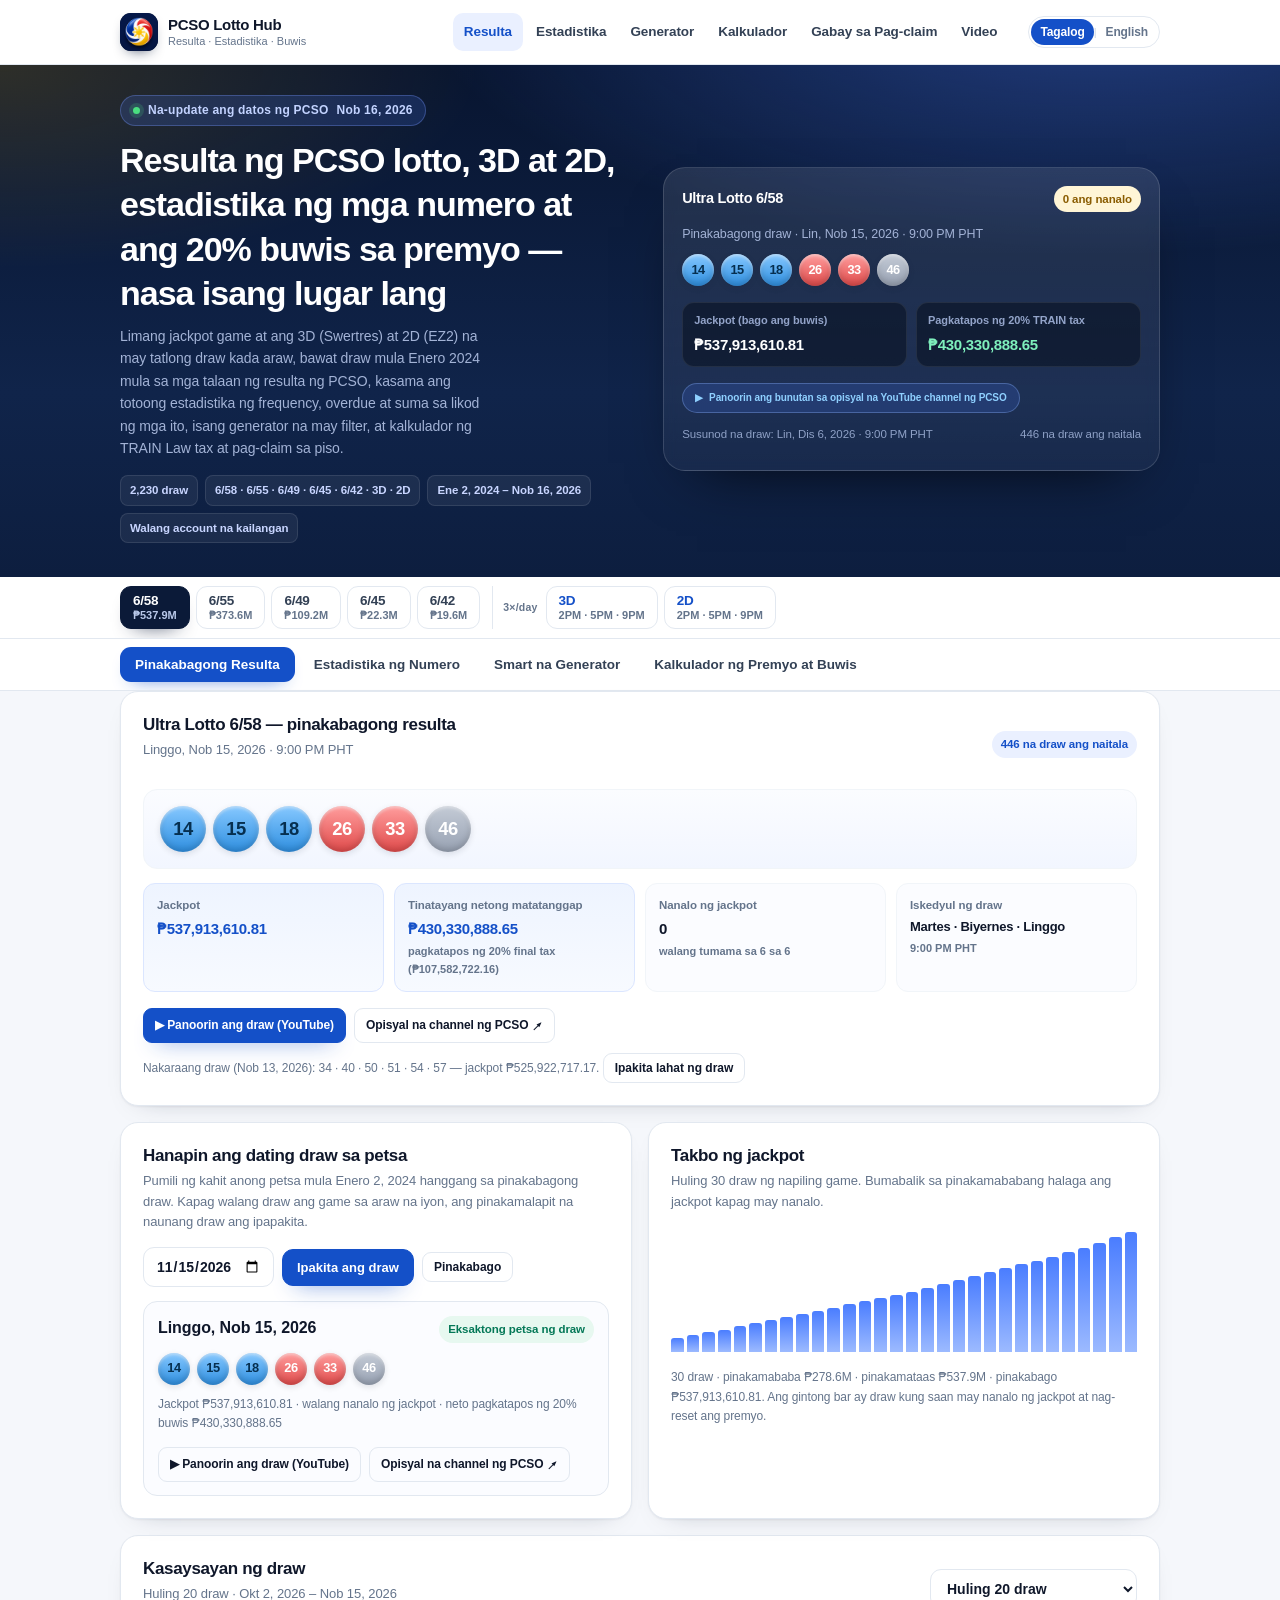
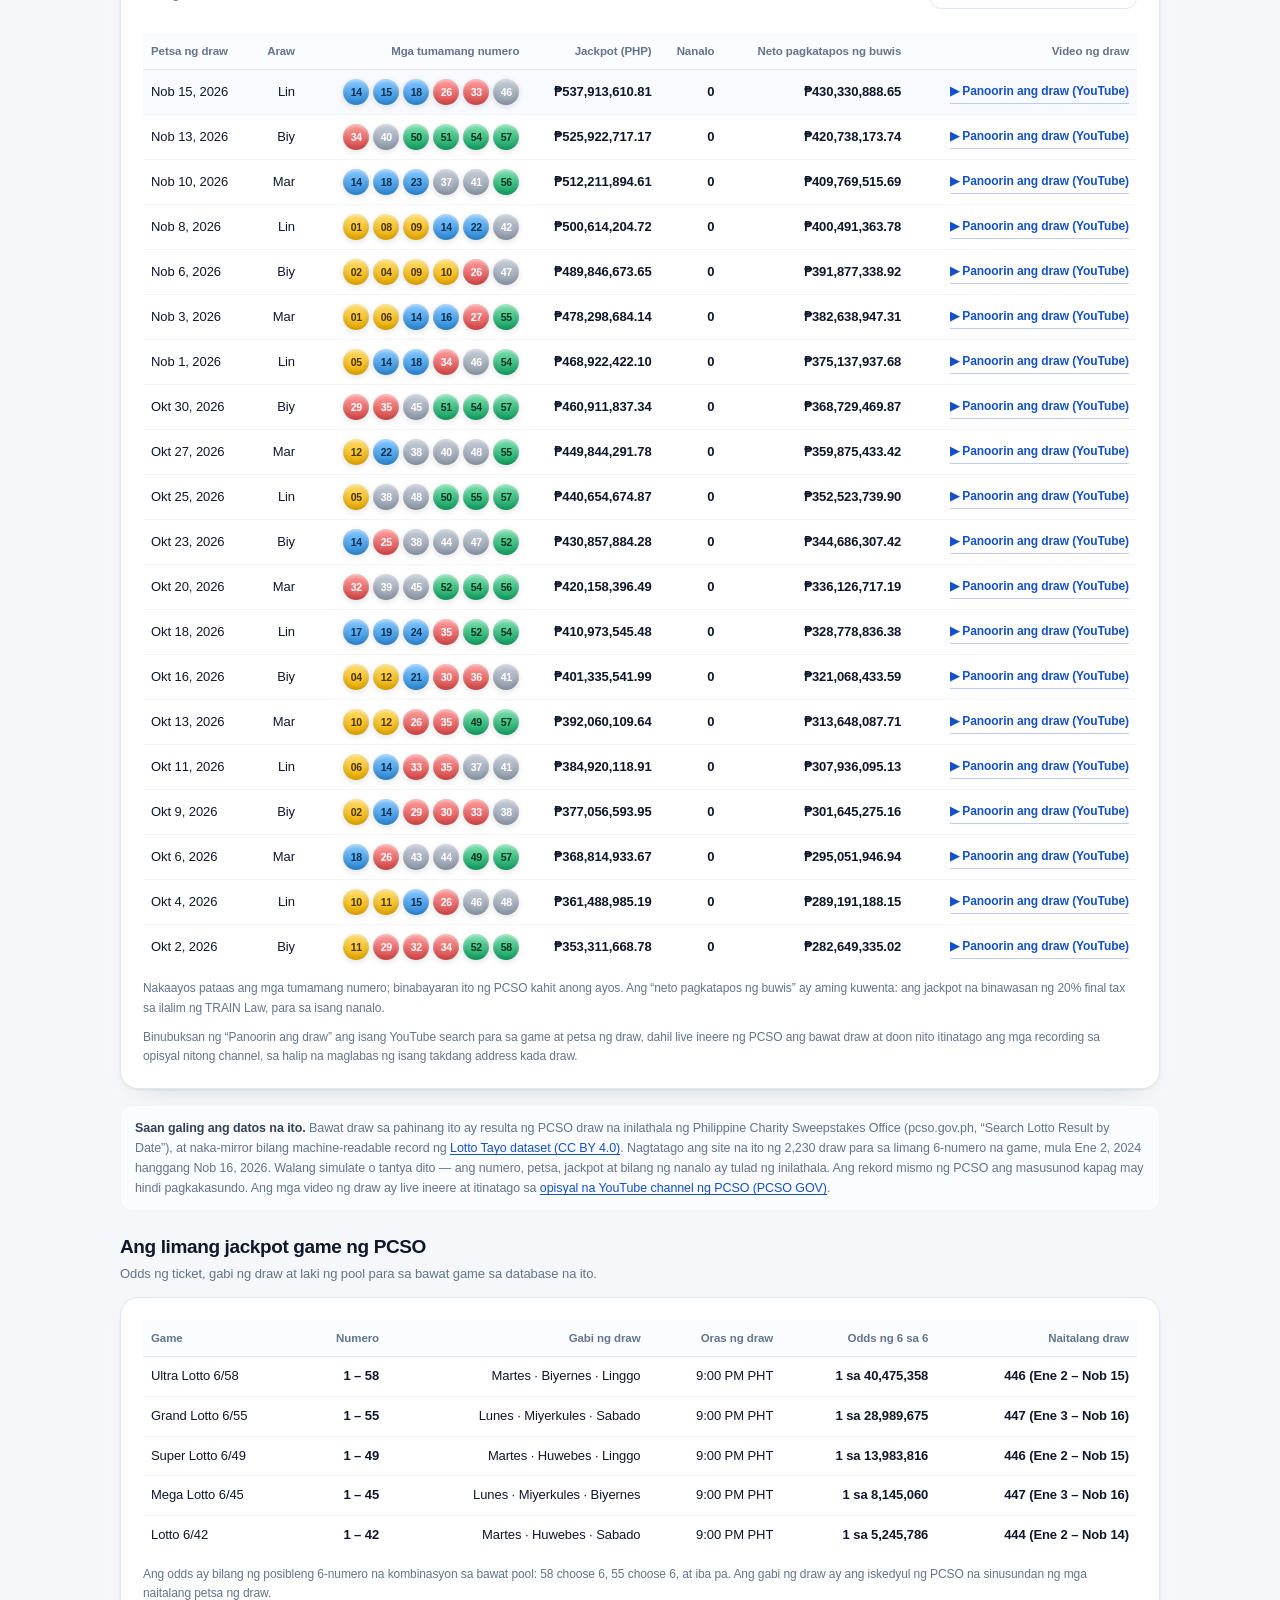
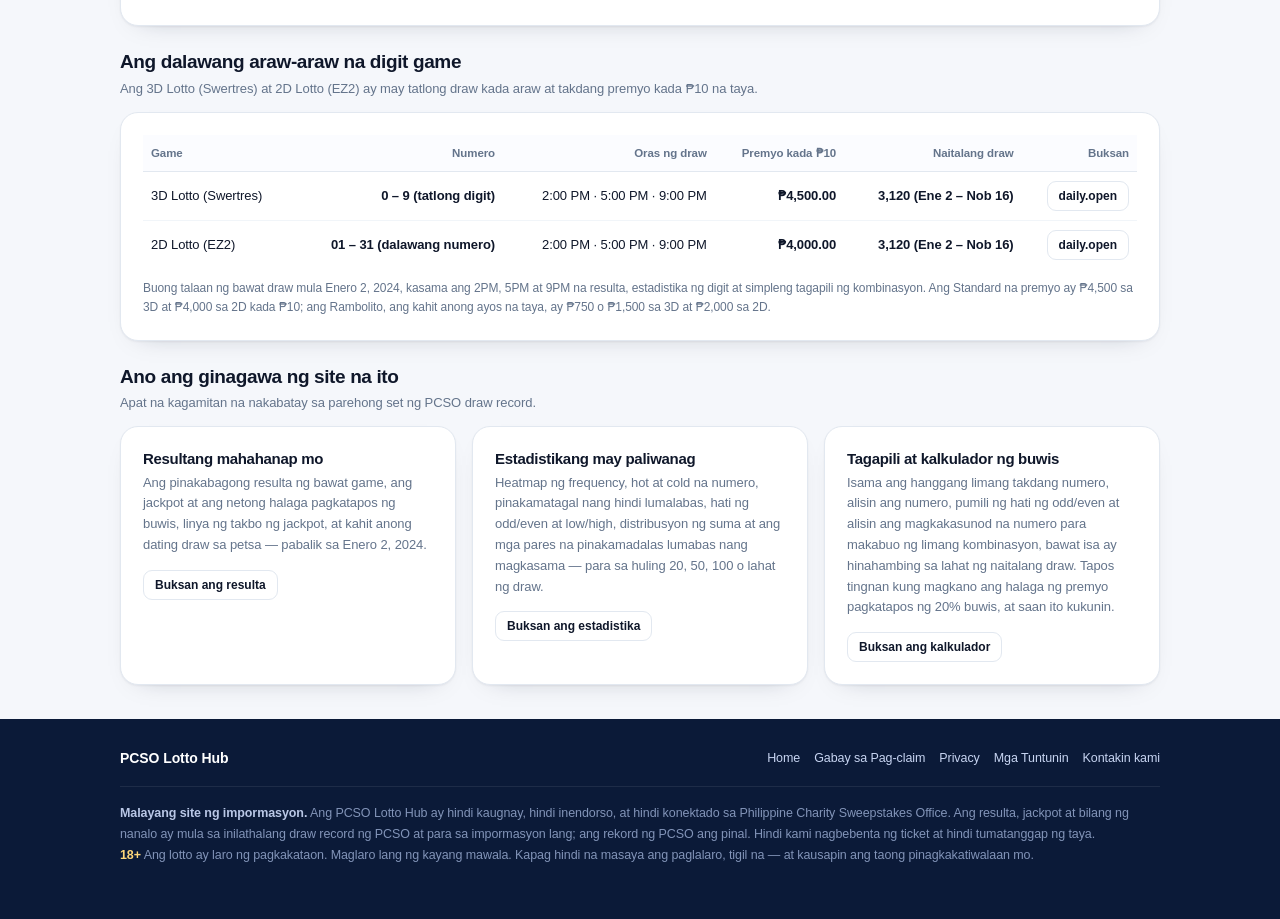
<file: index.html>
<!DOCTYPE html>
<html lang="tl">
<head>
<meta charset="utf-8">
<meta name="viewport" content="width=device-width, initial-scale=1">
<title data-i18n="meta.title">Resulta ng PCSO Lotto, 3D at 2D, Estadistika ng Numero at 20% Buwis sa Premyo | PCSO Lotto Hub</title>
<meta name="description" content="Resulta ng PCSO lotto para sa Ultra Lotto 6/58, Grand Lotto 6/55, Super Lotto 6/49, Mega Lotto 6/45, Lotto 6/42, 3D Lotto (Swertres) at 2D Lotto (EZ2) — tatlong draw kada araw sa 2PM, 5PM at 9PM — kasama ang totoong frequency ng numero, hot at cold number, overdue number, simpleng generator ng kombinasyon at kalkulador ng 20% TRAIN tax sa piso." data-i18n="meta.desc" data-i18n-attr="content">
<meta name="theme-color" content="#0b1a38">
<link rel="canonical" href="https://lotto-tools.github.io/pcso-lotto-hub/">
<meta property="og:type" content="website">
<meta property="og:site_name" content="PCSO Lotto Hub">
<meta property="og:title" content="Resulta ng PCSO Lotto, 3D at 2D, Estadistika at Buwis sa Premyo" data-i18n="meta.ogTitle" data-i18n-attr="content">
<meta property="og:description" content="Limang jackpot game at ang 3D (Swertres) at 2D (EZ2) na tatlong beses kada araw, bawat totoong draw mula Enero 2024, estadistika ng numero at kalkulador ng TRAIN Law tax." data-i18n="meta.ogDesc" data-i18n-attr="content">
<meta property="og:url" content="https://lotto-tools.github.io/pcso-lotto-hub/">
<meta property="og:image" content="https://lotto-tools.github.io/pcso-lotto-hub/assets/img/og-cover.png">
<meta property="og:locale" content="tl_PH">
<meta name="twitter:card" content="summary_large_image">
<link rel="icon" href="assets/img/favicon.ico" sizes="16x16 32x32 48x48">
<link rel="icon" type="image/png" sizes="16x16" href="assets/img/favicon-16.png">
<link rel="icon" type="image/png" sizes="32x32" href="assets/img/favicon-32.png">
<link rel="icon" type="image/png" sizes="48x48" href="assets/img/favicon-48.png">
<link rel="apple-touch-icon" sizes="180x180" href="assets/img/apple-touch-icon.png">
<link rel="manifest" href="site.webmanifest">
<link rel="stylesheet" href="assets/css/style.css">
<script type="application/ld+json">
{
  "@context": "https://schema.org",
  "@type": "WebSite",
  "name": "PCSO Lotto Hub",
  "url": "https://lotto-tools.github.io/pcso-lotto-hub/",
  "description": "Resulta ng PCSO lotto, estadistika ng numero at kalkulador ng buwis sa premyo, batay sa opisyal na draw record ng PCSO.",
  "inLanguage": "tl-PH",
  "publisher": { "@type": "Organization", "name": "PCSO Lotto Hub", "url": "https://lotto-tools.github.io/pcso-lotto-hub/" }
}
</script>
</head>
<body>

<header class="site-header">
  <div class="wrap header-inner">
    <a class="brand" href="index.html">
      <span class="brand-mark" aria-hidden="true"><img src="assets/img/logo.png" alt="" width="38" height="38" decoding="async"></span>
      <span class="brand-text">PCSO Lotto Hub<small data-i18n="nav.brandSub">Resulta · Estadistika · Buwis</small></span>
    </a>
    <nav class="site-nav" aria-label="Pangunahing menu">
      <a href="#results" data-tab-link="results" class="is-active" data-i18n="nav.results">Resulta</a>
      <a href="#statistics" data-tab-link="stats" data-i18n="nav.stats">Estadistika</a>
      <a href="#generator" data-tab-link="generator" data-i18n="nav.gen">Generator</a>
      <a href="#tax" data-tab-link="calc" data-i18n="nav.tax">Kalkulador</a>
      <a href="guide.html" data-i18n="nav.guide">Gabay sa Pag-claim</a>
      <a href="https://www.youtube.com/@PCSOGOVPHOfficial/streams" target="_blank" rel="noopener noreferrer" data-i18n="nav.videos">Video</a>
    </nav>
    <div class="lang-switch" id="langSwitch" role="group" aria-label="Wika / Language">
      <button type="button" data-lang="tl" aria-pressed="true">Tagalog</button><span aria-hidden="true">|</span><button type="button" data-lang="en" aria-pressed="false">English</button>
    </div>
  </div>
</header>

<section class="hero">
  <div class="wrap hero-grid">
    <div>
      <p class="eyebrow"><span class="live-dot" aria-hidden="true"></span><span data-i18n="hero.updated">Na-update ang datos ng PCSO</span> <span id="dataUpdated">Nob 16, 2026</span></p>
      <h1 data-i18n="hero.h1">Resulta ng PCSO lotto, 3D at 2D, estadistika ng mga numero at ang 20% buwis sa premyo — nasa isang lugar lang</h1>
      <p class="hero-sub" data-i18n="hero.sub">Limang jackpot game at ang 3D (Swertres) at 2D (EZ2) na may tatlong draw kada araw, bawat draw mula Enero 2024 mula sa mga talaan ng resulta ng PCSO, kasama ang totoong estadistika ng frequency, overdue at suma sa likod ng mga ito, isang generator na may filter, at kalkulador ng TRAIN Law tax at pag-claim sa piso.</p>
      <div class="hero-badges">
        <span id="badgeDraws">2,230 draw</span>
        <span>6/58 · 6/55 · 6/49 · 6/45 · 6/42 · 3D · 2D</span>
        <span id="badgeCoverage">Ene 2, 2024 – Nob 16, 2026</span>
        <span data-i18n="hero.noAccount">Walang account na kailangan</span>
      </div>
    </div>
    <div class="hero-card" aria-live="polite">
      <div class="hero-card-top">
        <span class="hero-round" id="heroGameName">Ultra Lotto 6/58</span>
        <span class="badge badge--gold" id="heroWinners">0 ang nanalo</span>
      </div>
      <p class="hero-sub" style="margin-bottom:10px;font-size:12.5px" id="heroDrawDate">Pinakabagong draw · Lin, Nob 15, 2026 · 9:00 PM PHT</p>
      <div class="hero-balls" id="heroBalls"></div>
      <dl class="hero-prize">
        <div>
          <dt data-i18n="hero.jackpot" id="heroPrizeLabel">Jackpot (bago ang buwis)</dt>
          <dd id="heroJackpot">₱537,913,610.81</dd>
        </div>
        <div>
          <dt data-i18n="hero.net" id="heroNetLabel">Pagkatapos ng 20% TRAIN tax</dt>
          <dd class="accent" id="heroNet">₱430,330,888.65</dd>
        </div>
      </dl>
      <p class="hero-video"><a href="https://www.youtube.com/@PCSOGOVPHOfficial/streams" target="_blank" rel="noopener noreferrer"><span aria-hidden="true">▶</span> <span data-i18n="hero.watch">Panoorin ang bunutan sa opisyal na YouTube channel ng PCSO</span></a></p>
      <p class="hero-foot"><span id="heroNextDraw">Susunod na draw: Mar, Nob 17, 2026 · 9:00 PM PHT</span><span id="heroCount">446 na draw ang naitala</span></p>
    </div>
  </div>
</section>

<div class="gamebar">
  <div class="wrap gamebar-inner" id="gameBar" role="tablist" aria-label="Pumili ng lotto game"></div>
</div>

<nav class="tabbar" aria-label="Mga seksyon">
  <div class="wrap tabbar-inner" id="tabBar">
    <button class="tab is-active" type="button" data-tab="results" data-i18n="tab.results">Pinakabagong Resulta</button>
    <button class="tab" type="button" data-tab="stats" data-i18n="tab.stats">Estadistika ng Numero</button>
    <button class="tab" type="button" data-tab="generator" data-i18n="tab.gen">Smart na Generator</button>
    <button class="tab" type="button" data-tab="calc" data-i18n="tab.calc">Kalkulador ng Premyo at Buwis</button>
    <a class="tab tab--guide" href="guide.html" data-i18n="tab.guide">Gabay sa Pag-claim</a>
  </div>
</nav>

<main class="wrap">

  <!-- ================= RESULTS ================= -->
  <section class="panel" id="panel-results" aria-label="Pinakabagong resulta">
    <div class="card">
      <div class="draw-head">
        <div>
          <h2 class="card-title" id="latestGame">Ultra Lotto 6/58 — pinakabagong resulta</h2>
          <p class="card-desc" id="latestDate">Linggo, Nobyembre 15, 2026</p>
        </div>
        <span class="badge badge--brand" id="latestDrawNo">446 na draw ang naitala</span>
      </div>
      <div class="draw-balls" id="latestBalls"></div>
      <dl class="stat-grid">
        <div class="stat is-key">
          <dt data-i18n="res.jackpot">Jackpot</dt>
          <dd id="latestJackpot">₱537,913,610.81</dd>
        </div>
        <div class="stat is-key">
          <dt data-i18n="res.net">Tinatayang netong matatanggap</dt>
          <dd id="latestNet">₱430,330,888.65<small data-i18n="res.netSmall">pagkatapos ng 20% final tax</small></dd>
        </div>
        <div class="stat">
          <dt data-i18n="res.winners">Nanalo ng jackpot</dt>
          <dd id="latestWinners">0<small data-i18n="res.winnersSmall">walang tumama sa 6 sa 6</small></dd>
        </div>
        <div class="stat">
          <dt data-i18n="res.schedule">Iskedyul ng draw</dt>
          <dd id="latestSchedule" style="font-size:13px">Martes · Biyernes · Linggo<small>9:00 PM PHT</small></dd>
        </div>
      </dl>
      <div class="video-row" id="latestVideoLinks"></div>
      <p class="table-note" id="priorDraw"></p>
    </div>

    <div class="grid-2" style="margin-top:16px">
      <div class="card">
        <h2 class="card-title" data-i18n="res.findTitle">Hanapin ang dating draw sa petsa</h2>
        <p class="card-desc" data-i18n="res.findDesc">Pumili ng kahit anong petsa mula Enero 2, 2024 hanggang sa pinakabagong draw. Kapag walang draw ang game sa araw na iyon, ang pinakamalapit na naunang draw ang ipapakita.</p>
        <form class="lookup" id="dateForm">
          <label class="sr-only" for="dateInput" data-i18n="res.dateLabel">Petsa ng draw</label>
          <input class="input" type="date" id="dateInput" min="2024-01-02" max="2026-11-15" required>
          <button class="btn btn--primary" type="submit" data-i18n="res.showDraw">Ipakita ang draw</button>
          <button class="btn btn--ghost btn--sm" type="button" id="btnDateReset" data-i18n="res.latestBtn">Pinakabago</button>
        </form>
        <div id="dateResult" style="margin-top:14px"></div>
      </div>
      <div class="card">
        <h2 class="card-title" data-i18n="res.trendTitle">Takbo ng jackpot</h2>
        <p class="card-desc" id="trendDesc" data-i18n="res.trendDesc">Huling 30 draw ng napiling game. Bumabalik sa pinakamababang halaga ang jackpot kapag may nanalo.</p>
        <div id="trendChart" style="min-height:150px"></div>
      </div>
    </div>

    <div class="card" style="margin-top:16px">
      <div class="draw-head">
        <div>
          <h2 class="card-title" data-i18n="res.historyTitle">Kasaysayan ng draw</h2>
          <p class="card-desc" id="historyRangeLabel">Lahat ng naitalang draw ng game na ito</p>
        </div>
        <div class="lookup">
          <label class="sr-only" for="historyCount" data-i18n="res.rows">Row</label>
          <select class="input" id="historyCount">
            <option value="20" data-i18n="res.opt20">Huling 20 draw</option>
            <option value="50" data-i18n="res.opt50">Huling 50 draw</option>
            <option value="100" data-i18n="res.opt100">Huling 100 draw</option>
            <option value="0" data-i18n="res.optAll">Lahat ng naitalang draw</option>
          </select>
        </div>
      </div>
      <div class="table-scroll">
        <table class="data">
          <thead>
            <tr>
              <th scope="col" data-i18n="th.date">Petsa ng draw</th>
              <th scope="col" data-i18n="th.day">Araw</th>
              <th scope="col" data-i18n="th.nums">Mga tumamang numero</th>
              <th scope="col" data-i18n="th.jackpot">Jackpot (PHP)</th>
              <th scope="col" data-i18n="th.winners">Nanalo</th>
              <th scope="col" data-i18n="th.net">Neto pagkatapos ng buwis</th>
              <th scope="col" data-i18n="th.video">Video ng draw</th>
            </tr>
          </thead>
          <tbody id="historyBody"></tbody>
        </table>
      </div>
      <p class="table-note" data-i18n="res.note1">Nakaayos pataas ang mga tumamang numero; binabayaran ito ng PCSO kahit anong ayos. Ang “neto pagkatapos ng buwis” ay aming kuwenta: ang jackpot na binawasan ng 20% final tax sa ilalim ng TRAIN Law, para sa isang nanalo.</p>
      <p class="table-note" data-i18n="res.note2">Binubuksan ng “Panoorin ang draw” ang isang YouTube search para sa game at petsa ng draw, dahil live ineere ng PCSO ang bawat draw at doon nito itinatago ang mga recording sa opisyal nitong channel, sa halip na maglabas ng isang takdang address kada draw.</p>
    </div>

    <div class="source-box" style="margin-top:16px" data-i18n-html="src.body">
      <b>Saan galing ang datos na ito.</b> Bawat draw sa pahinang ito ay resulta ng PCSO draw na inilathala ng Philippine Charity Sweepstakes Office (pcso.gov.ph, “Search Lotto Result by Date”), at naka-mirror bilang machine-readable record ng <a href="https://github.com/kimken147/pcso-results-data" rel="nofollow noopener" target="_blank">Lotto Tayo dataset (CC BY 4.0)</a>. Nagtatago ang site na ito ng <span id="totalDraws">2,230</span> draw para sa limang 6-numero na game, mula <span id="dataFrom">Enero 2, 2024</span> hanggang <span id="dataTo">Nobyembre 16, 2026</span>. Walang simulate o tantya dito — ang numero, petsa, jackpot at bilang ng nanalo ay tulad ng inilathala. Ang rekord mismo ng PCSO ang masusunod kapag may hindi pagkakasundo. Ang mga video ng draw ay live ineere at itinatago sa <a href="https://www.youtube.com/@PCSOGOVPHOfficial/streams" rel="noopener noreferrer" target="_blank">opisyal na YouTube channel ng PCSO (PCSO GOV)</a>.
    </div>
  </section>

  <!-- ================= STATISTICS ================= -->
  <section class="panel" id="panel-stats" aria-label="Estadistika ng numero" hidden>
    <div class="card">
      <div class="draw-head">
        <div>
          <h2 class="card-title" id="statsTitle">Ultra Lotto 6/58 — estadistika ng numero</h2>
          <p class="card-desc" id="statsRangeLabel">Huling 50 draw ng game na ito</p>
        </div>
        <div class="segmented" id="rangeSeg" role="group" aria-label="Saklaw ng draw">
          <button type="button" data-range="20" data-i18n="stats.r20">Huling 20</button>
          <button type="button" data-range="50" class="is-active" data-i18n="stats.r50">Huling 50</button>
          <button type="button" data-range="100" data-i18n="stats.r100">Huling 100</button>
          <button type="button" data-range="0" data-i18n="stats.rAll">Lahat ng naitala</button>
        </div>
      </div>
      <dl class="stat-grid">
        <div class="stat is-key"><dt data-i18n="stats.size">Mga draw na sinuri</dt><dd id="statsSize">50</dd></div>
        <div class="stat"><dt data-i18n="stats.expected">Inaasahang paglabas kada numero</dt><dd id="statsExpected">5.17</dd></div>
        <div class="stat"><dt data-i18n="stats.avgSum">Karaniwang suma ng panalong numero</dt><dd id="statsAvgSum">177</dd></div>
        <div class="stat"><dt data-i18n="stats.overdueTop">Pinakamatagal nang hindi lumalabas</dt><dd id="statsOverdueTop">31<small data-i18n="stats.overdueSmall">draw mula nang huli itong lumabas</small></dd></div>
      </dl>
      <div class="divider"></div>
      <h3 class="card-title" data-i18n="stats.heat">Heatmap ng frequency</h3>
      <p class="card-desc" data-i18n="stats.heatDesc">Ilang beses lumabas ang bawat numero sa napiling saklaw. Mas matingkad ang asul kapag mas madalas itong lumabas kaysa sa karaniwan sa saklaw na ito.</p>
      <div class="heatmap" id="heatmap"></div>
      <div class="chip-row" id="heatLegend" style="margin-top:12px"></div>
    </div>

    <div class="grid-3" style="margin-top:16px">
      <div class="card">
        <h3 class="card-title" data-i18n="stats.hot">Hot na numero</h3>
        <p class="card-desc" data-i18n="stats.hotDesc">Pinakamadalas lumabas sa saklaw na ito.</p>
        <div class="chip-row" id="hotChips"></div>
      </div>
      <div class="card">
        <h3 class="card-title" data-i18n="stats.cold">Cold na numero</h3>
        <p class="card-desc" data-i18n="stats.coldDesc">Pinakamadalang lumabas sa saklaw na ito.</p>
        <div class="chip-row" id="coldChips"></div>
      </div>
      <div class="card">
        <h3 class="card-title" data-i18n="stats.overdueTitle">Pinakamatagal nang hindi lumalabas</h3>
        <p class="card-desc" data-i18n="stats.overdueDesc">Bilang ng draw mula nang huling lumabas ang numero.</p>
        <div class="chip-row" id="overdueChips"></div>
      </div>
    </div>

    <div class="grid-2" style="margin-top:16px">
      <div class="card">
        <h3 class="card-title" data-i18n="stats.oddTitle">Hati ng odd / even</h3>
        <p class="card-desc" data-i18n="stats.oddDesc">Ilang odd na numero ang taglay ng bawat nanalong draw.</p>
        <div id="oddChart"></div>
      </div>
      <div class="card">
        <h3 class="card-title" data-i18n="stats.lowTitle">Hati ng low / high</h3>
        <p class="card-desc" id="lowHighDesc">Low = 1 hanggang 29, high = 30 hanggang 58.</p>
        <div id="lowChart"></div>
      </div>
    </div>

    <div class="grid-2" style="margin-top:16px">
      <div class="card">
        <h3 class="card-title" data-i18n="stats.sumTitle">Distribusyon ng suma</h3>
        <p class="card-desc" id="sumDesc">Kabuuan ng anim na panalong numero, pinagsama-sama sa pantay na saklaw.</p>
        <div id="sumChart"></div>
      </div>
      <div class="card">
        <h3 class="card-title" data-i18n="stats.pairTitle">Mga pinakakaraniwang pares</h3>
        <p class="card-desc" data-i18n="stats.pairDesc">Mga pares ng numero na pinakamadalas lumabas nang magkasama sa saklaw na ito.</p>
        <div class="pair-grid" id="pairList"></div>
      </div>
    </div>

    <div class="notice notice--warn" style="margin-top:16px">
      <span aria-hidden="true">!</span>
      <span data-i18n-html="stats.warn"><b>Ano ang kaya at hindi kaya ng estadistika.</b> Bawat draw ay hiwalay na pangyayari. Ang frequency, gap at suma ay naglalarawan ng nangyari na sa talaan ng PCSO; hindi nila binabago ang tsansa sa susunod na draw, na laging 1 sa 40,475,358 para sa Ultra Lotto 6/58. Gamitin ang pahinang ito para tuklasin ang datos, hindi bilang hula.</span>
    </div>
  </section>

  <!-- ================= GENERATOR ================= -->
  <section class="panel" id="panel-generator" aria-label="Generator ng numero" hidden>
    <div class="gen-layout">
      <div class="card">
        <h2 class="card-title" id="genTitle">Ultra Lotto 6/58 — smart na pili</h2>
        <p class="card-desc" data-i18n="gen.desc">Pindutin ang mga numero para isama o alisin, pumili ng hati ng odd/even, tapos gumawa ng limang kombinasyon sa loob ng saklaw na 1–58. Bawat kombinasyon ay hinahambing sa lahat ng naitalang draw.</p>

        <div class="field">
          <div class="field-label">
            <strong data-i18n="gen.board">Talahanayan ng numero</strong>
            <div class="segmented" id="paintMode" role="group" aria-label="Aksyon sa pagpindot">
              <button type="button" data-mode="fixed" class="is-active" data-i18n="gen.include">Isama</button>
              <button type="button" data-mode="excluded" data-i18n="gen.exclude">I-alis</button>
            </div>
          </div>
          <div class="num-grid" id="numGrid"></div>
          <p class="table-note" id="pickSummary">Kasama: wala · Hindi kasama: wala</p>
        </div>

        <div class="field">
          <div class="field-label"><strong data-i18n="gen.oddEven">Hati ng odd : even</strong><span data-i18n="gen.oddEvenHint">Para sa buong 6-numero na ticket</span></div>
          <select class="input" id="oddEven">
            <option value="any" data-i18n="gen.any">Kahit anong hati</option>
            <option value="1:5">1 odd · 5 even</option>
            <option value="2:4">2 odd · 4 even</option>
            <option value="3:3">3 odd · 3 even</option>
            <option value="4:2">4 odd · 2 even</option>
            <option value="5:1">5 odd · 1 even</option>
          </select>
        </div>

        <div class="field">
          <label class="check-line"><input type="checkbox" id="noConsec"> <span data-i18n="gen.noConsec">Alisin ang kombinasyong may magkakasunod na numero</span></label>
        </div>

        <div class="lookup">
          <button class="btn btn--primary" type="button" id="btnGenerate" data-i18n="gen.generate">Gumawa ng 5 kombinasyon</button>
          <button class="btn btn--sm" type="button" id="btnClear" data-i18n="gen.clear">I-reset ang filter</button>
        </div>
        <p class="table-note" id="genOdds"></p>
        <p class="notice" id="genStatus" style="margin-top:10px;display:none"></p>
      </div>

      <div class="card">
        <h2 class="card-title" data-i18n="gen.listTitle">Mga kombinasyon mo</h2>
        <p class="card-desc" data-i18n="gen.listDesc">Bawat pili ay hinahambing sa lahat ng naitalang draw ng game na ito: ilang beses itong makakatama ng 6, 5, 4 at 3 numero.</p>
        <div id="gameList" class="game-list">
          <div class="empty"><strong data-i18n="gen.emptyTitle">Wala pang kombinasyon</strong><span data-i18n="gen.emptyDesc">Piliin ang mga filter, tapos pindutin ang “Gumawa ng 5 kombinasyon”.</span></div>
        </div>
        <div class="divider"></div>
        <h3 class="card-title" data-i18n="gen.howTitle">Paano basahin ang history check</h3>
        <p class="card-desc" style="margin-bottom:6px" data-i18n="gen.howDesc">Ang “6-match” ay nangangahulugang ang kombinasyon ay eksaktong isang dating nanalong draw. Ang linyang may 3, 4 o 5-match ay nagpapakita kung gaano kadalas ang isang ticket na may tatlo, apat o limang ganoong numero ay makakasalo sa mas mababang premyo. Sanggunian ito, hindi hula.</p>
      </div>
    </div>
  </section>

  <!-- ================= CALCULATOR ================= -->
  <section class="panel" id="panel-calc" aria-label="Kalkulador ng premyo at buwis" hidden>
    <div class="calc-layout">
      <div class="card">
        <h2 class="card-title" data-i18n="calc.title">Kalkulador ng premyo at buwis</h2>
        <p class="card-desc" data-i18n="calc.desc">Ilagay ang kahit anong halaga ng premyo mula sa PCSO. Walang buwis ang premyong ₱10,000 pababa; ang higit sa ₱10,000 ay may 20% final withholding tax sa ilalim ng TRAIN Law (RA 10963).</p>
        <label class="sr-only" for="amountInput" data-i18n="calc.amountLabel">Halaga ng premyo sa piso</label>
        <div class="amount-box">
          <span class="peso" aria-hidden="true">₱</span>
          <input id="amountInput" type="text" inputmode="decimal" autocomplete="off" value="537913610.81" aria-describedby="quickJackpots">
        </div>
        <p class="field-label" style="margin:14px 0 0"><strong data-i18n="calc.useJackpot">Gamitin ang kasalukuyang jackpot</strong><span data-i18n="calc.useJackpotSub">Pinakabagong draw sa database na ito</span></p>
        <div class="quick-row" id="quickJackpots"></div>
        <p class="field-label" style="margin:14px 0 0"><strong data-i18n="calc.common">Karaniwang halaga</strong><span data-i18n="calc.commonSub">Mga bracket ng buwis at pag-claim</span></p>
        <div class="quick-row">
          <button class="quick" type="button" data-amount="20">₱20</button>
          <button class="quick" type="button" data-amount="10000">₱10,000</button>
          <button class="quick" type="button" data-amount="10000.01">₱10,000.01</button>
          <button class="quick" type="button" data-amount="50000">₱50,000</button>
          <button class="quick" type="button" data-amount="300000">₱300,000</button>
          <button class="quick" type="button" data-amount="300001">₱300,001</button>
        </div>
        <div class="divider"></div>
        <table class="tier-table" id="tierTable">
          <thead>
            <tr><th scope="col" data-i18n="th.prize">Premyo</th><th scope="col" data-i18n="th.tax">Buwis</th><th scope="col" data-i18n="th.claimAt">Saan kukunin</th></tr>
          </thead>
          <tbody>
            <tr data-tier="outlet"><td>₱20 – ₱10,000</td><td data-i18n="calc.taxNone">Wala</td><td data-i18n="calc.atOutlet">Kahit anong awtorisadong lotto outlet o sangay ng PCSO</td></tr>
            <tr data-tier="branch"><td>₱10,001 – ₱300,000</td><td>20%</td><td data-i18n="calc.atBranch">Sangay ng PCSO o Main Office</td></tr>
            <tr data-tier="main"><td data-i18n="calc.over300k">Higit sa ₱300,000</td><td>20%</td><td data-i18n="calc.atMain">PCSO Main Office, Mandaluyong City</td></tr>
          </tbody>
        </table>
        <div class="divider"></div>
        <ul class="check-list">
          <li data-i18n-html="calc.li1"><b>Ang 20% buwis lang ang ibabawas sa premyo mo.</b> Ang 1% komisyon sa jackpot ay napupunta sa awtorisadong outlet na nagbenta ng ticket at binabayaran ito ng PCSO, hindi ibinabawas sa nanalo.</li>
          <li data-i18n-html="calc.li2"><b>I-claim sa loob ng isang taon</b> mula sa petsa ng draw. Ang premyong hindi nakuha sa panahong iyon ay napupunta sa charity fund ng PCSO.</li>
          <li data-i18n-html="calc.li3"><b>Bumili lang sa awtorisadong outlet ng PCSO</b> — ang ticket mula sa hindi awtorisadong tagapagbenta ay hindi wastong ticket ng PCSO at hindi makukuha.</li>
        </ul>
      </div>

      <div class="card">
        <div class="result-hero">
          <p class="label" data-i18n="calc.heroLabel">Tinatayang matatanggap mo</p>
          <p class="value" id="calcNet">₱430,330,888.65</p>
          <p class="sub" id="calcSub">mula sa premyong ₱537,913,610.81 · 20% final tax ang ibinawas</p>
        </div>
        <div class="split-list">
          <div class="split-row"><span data-i18n="calc.gross">Premyo (gross)</span><b id="calcGross">₱537,913,610.81</b></div>
          <div class="split-row"><span data-i18n="calc.taxRow">20% final withholding tax</span><b id="calcTax">₱107,582,722.16</b></div>
          <div class="split-row is-net"><span data-i18n="calc.netRow">Netong matatanggap</span><b id="calcNetRow">₱430,330,888.65</b></div>
          <div class="split-row"><span data-i18n="calc.rateRow">Epektibong bawas</span><b id="calcRate">20.00%</b></div>
        </div>
        <div class="divider"></div>
        <div class="claim-card" id="claimCard">
          <p class="tier" id="claimTier">Higit sa ₱300,000 (kasama ang jackpot)</p>
          <p class="where" id="claimWhere">Sa PCSO Main Office lang — Sun Plaza, Shaw Blvd. cor. Princeton St., Mandaluyong City.</p>
          <p class="card-desc" id="claimPay" style="margin-bottom:8px"></p>
          <ul id="claimDocs"></ul>
        </div>
        <p class="table-note" data-i18n="calc.note">Ang 20% ay kinukuwenta sa buong premyo, hindi lang sa bahaging lampas ₱10,000. Ibinabawas ito ng PCSO kapag binabayaran na ang premyo; wala kang babayaran nang maaga.</p>
      </div>
    </div>

    <div class="card" style="margin-top:16px">
      <h2 class="card-title" data-i18n="calc.faqTitle">Mabilisang sagot sa buwis at pag-claim</h2>
      <div class="faq" style="margin-top:10px">
        <details open>
          <summary data-i18n="calc.q1">Magkano ang buwis na ibabawas sa PCSO jackpot?</summary>
          <p data-i18n="calc.a1">Dalawampung porsyento (20%) final withholding tax sa buong premyo kapag lampas ₱10,000 ito. Ang ₱100,000,000 na jackpot ay may ₱20,000,000 buwis at ₱80,000,000 cash. Walang buwis ang premyong ₱10,000 pababa sa ilalim ng TRAIN Law (Republic Act No. 10963).</p>
        </details>
        <details>
          <summary data-i18n="calc.q2">Ang 20% ba ay sa lampas ₱10,000 lang o sa buong premyo?</summary>
          <p data-i18n="calc.a2">Sa buong premyo. Kapag lumampas sa ₱10,000 ang premyo, 20% na ang buong halaga, kaya ang ₱10,001 na premyo ay may ₱2,000.20 buwis at ₱8,000.80 cash. Ang ₱10,000 na premyo ay walang buwis — ang isang pisong pagkakaiba iyon ang matarik na bahagi sa kalkulador na ito.</p>
        </details>
        <details>
          <summary data-i18n="calc.q3">Saan ako mag-claim, at gaano katagal ang panahon ko?</summary>
          <p data-i18n="calc.a3">Hanggang ₱10,000: kahit anong awtorisadong lotto outlet o sangay ng PCSO. ₱10,001 hanggang ₱300,000: sangay ng PCSO o ang Main Office. Higit ₱300,000, kasama ang bawat jackpot: sa PCSO Main Office sa Sun Plaza, Shaw Boulevard corner Princeton Street, Mandaluyong City, nang personal. Kailangang i-claim ang ticket sa loob ng isang taon mula sa petsa ng draw, kung hindi ay napupunta ang premyo sa charity fund ng PCSO.</p>
        </details>
        <details>
          <summary data-i18n="calc.q4">Kasama ba sa kalkulador ang 1% komisyon ng agent?</summary>
          <p data-i18n="calc.a4">Hindi. Ang 1% komisyon sa jackpot ay napupunta sa awtorisadong agent ng PCSO na nagbenta ng nanalong ticket, binabayaran ng PCSO — hindi ito ibinabawas sa premyo ng nanalo. Ang 20% final tax lang ang bawas sa premyo mo.</p>
        </details>
      </div>
      <p class="table-note" data-i18n="calc.faqNote">Ang kalkulador na ito ay kagamitan sa impormasyon, hindi payo sa buwis o batas. Ibinabawas ng PCSO ang buwis kapag nagbabayad at ang kuwenta nito ang pinal; itanong sa PCSO ang kasalukuyang mga kailangan bago mag-claim ng tunay na premyo.</p>
    </div>
  </section>

  <!-- ================= DAILY GAMES: 3D LOTTO · 2D LOTTO ================= -->
  <section class="panel" id="panel-daily-results" aria-label="Resulta ng 3D at 2D Lotto" hidden>
    <div class="card">
      <div class="draw-head">
        <div>
          <h2 class="card-title" id="dailyLatestTitle">3D Lotto (Swertres) — pinakabagong resulta</h2>
          <p class="card-desc" id="dailyLatestDate">9:00 PM · Linggo, Nobyembre 16, 2026</p>
        </div>
        <span class="badge badge--brand" id="dailyStored">3,120 draw · 1,040 araw</span>
      </div>
      <div class="draw-balls" id="dailyLatestDigits"></div>
      <dl class="stat-grid">
        <div class="stat is-key">
          <dt data-i18n="daily.prize">Premyo (Standard, kada ₱10 na taya)</dt>
          <dd id="dailyPrize">₱4,500.00</dd>
        </div>
        <div class="stat">
          <dt data-i18n="daily.winners">Nanalo</dt>
          <dd id="dailyWinners">216<small data-i18n="daily.winnersSmall">sa 9:00 PM na draw</small></dd>
        </div>
        <div class="stat">
          <dt data-i18n="daily.afterTax">Neto pagkatapos ng buwis</dt>
          <dd id="dailyNet">₱4,500.00<small data-i18n="daily.taxFreeSmall">₱10,000 pababa, kaya walang buwis</small></dd>
        </div>
        <div class="stat">
          <dt data-i18n="daily.next">Susunod na draw</dt>
          <dd id="dailyNext" style="font-size:13px">2:00 PM PHT · Nob 17, 2026</dd>
        </div>
      </dl>
      <div class="video-row" id="dailyVideoLinks"></div>
    </div>

    <div class="card" style="margin-top:16px">
      <div class="draw-head">
        <div>
          <h2 class="card-title" data-i18n="daily.todayTitle">Tatlong draw ngayon</h2>
          <p class="card-desc" data-i18n="daily.todayDesc">2:00 PM · 5:00 PM · 9:00 PM PHT, araw-araw — pinakabago muna.</p>
        </div>
        <span class="badge" id="dailyTodayDate">Nob 16, 2026</span>
      </div>
      <div class="slot-grid" id="dailyToday"></div>
      <p class="table-note" id="dailyTodayNote"></p>
    </div>

    <div class="grid-2" style="margin-top:16px">
      <div class="card">
        <h2 class="card-title" data-i18n="daily.findTitle">Hanapin ang draw sa petsa</h2>
        <p class="card-desc" data-i18n="daily.findDesc">Pumili ng kahit anong petsa mula Enero 2, 2024 hanggang ngayon. Ipapakita ang tatlong draw ng araw na iyon; kung walang draw, ang pinakamalapit na naunang petsa ang lalabas.</p>
        <form class="lookup" id="dailyDateForm">
          <label class="sr-only" for="dailyDateInput" data-i18n="res.dateLabel">Petsa ng draw</label>
          <input class="input" type="date" id="dailyDateInput" min="2024-01-02" max="2026-11-16" required>
          <button class="btn btn--primary" type="submit" data-i18n="res.showDraw">Ipakita ang draw</button>
          <button class="btn btn--ghost btn--sm" type="button" id="dailyBtnLatest" data-i18n="res.latestBtn">Pinakabago</button>
        </form>
        <div id="dailyDateResult" style="margin-top:14px"></div>
      </div>
      <div class="card">
        <h2 class="card-title" data-i18n="daily.prizeTitle">Magkano ang bayad ng nanalong ticket</h2>
        <p class="card-desc" data-i18n="daily.prizeDesc">Takdang premyo kada ₱10 na taya. Ang Standard ay nagbabayad lang kapag eksaktong ayos ang pagkakabunot; ang Rambolito ay kahit anong ayos.</p>
        <div class="table-scroll">
          <table class="tier-table" id="dailyPrizeTable">
            <thead>
              <tr><th scope="col" data-i18n="daily.play">Laro</th><th scope="col" data-i18n="th.oddsShort">Odds</th><th scope="col" data-i18n="th.prize">Premyo</th></tr>
            </thead>
            <tbody id="dailyPrizeBody"></tbody>
          </table>
        </div>
        <p class="table-note" id="dailyPrizeNote"></p>
      </div>
    </div>

    <div class="card" style="margin-top:16px">
      <div class="draw-head">
        <div>
          <h2 class="card-title" data-i18n="daily.histTitle">Kasaysayan ng draw</h2>
          <p class="card-desc" id="dailyHistoryLabel">Lahat ng naitalang draw ng game na ito</p>
        </div>
        <div class="lookup">
          <label class="sr-only" for="dailyHistoryCount" data-i18n="res.rows">Row</label>
          <select class="input" id="dailyHistoryCount">
            <option value="20" data-i18n="res.opt20">Huling 20 draw</option>
            <option value="50" selected data-i18n="res.opt50">Huling 50 draw</option>
            <option value="100" data-i18n="res.opt100">Huling 100 draw</option>
            <option value="0" data-i18n="res.optAll">Lahat ng naitalang draw</option>
          </select>
        </div>
      </div>
      <div class="table-scroll">
        <table class="data">
          <thead>
            <tr>
              <th scope="col" data-i18n="th.date">Petsa ng draw</th>
              <th scope="col" data-i18n="daily.slot">Oras ng draw</th>
              <th scope="col" data-i18n="th.day">Araw</th>
              <th scope="col" data-i18n="th.nums">Mga tumamang numero</th>
              <th scope="col" data-i18n="daily.prizeCol">Premyo (Standard)</th>
              <th scope="col" data-i18n="th.winners">Nanalo</th>
              <th scope="col" data-i18n="th.video">Video ng draw</th>
            </tr>
          </thead>
          <tbody id="dailyHistoryBody"></tbody>
        </table>
      </div>
      <p class="table-note" data-i18n="daily.note1">Nasa ayos ng pagkakabunot ang mga digit, dahil ang Standard na ticket ng 3D at 2D ay nagbabayad lang sa ganoong ayos. Ang ₱10 na Standard na panalo ay ₱4,500 sa 3D Lotto at ₱4,000 sa 2D Lotto — parehong pasok sa ₱10,000 na walang buwis.</p>
      <p class="table-note" data-i18n="daily.note2">Binubuksan ng “Panoorin ang draw” ang isang YouTube search para sa game, petsa at 2PM, 5PM o 9PM na draw, dahil live ineere ng PCSO ang bawat draw at doon nito itinatago ang mga recording sa opisyal nitong channel.</p>
    </div>
  </section>

  <section class="panel" id="panel-daily-stats" aria-label="Estadistika ng 3D at 2D Lotto" hidden>
    <div class="card">
      <div class="draw-head">
        <div>
          <h2 class="card-title" id="dailyStatsTitle">3D Lotto (Swertres) — estadistika ng numero</h2>
          <p class="card-desc" id="dailyStatsRange">Huling 50 draw ng game na ito</p>
        </div>
        <div class="segmented" id="dailyRangeSeg" role="group" aria-label="Saklaw ng draw">
          <button type="button" data-range="20" data-i18n="stats.r20">Huling 20</button>
          <button type="button" data-range="50" class="is-active" data-i18n="stats.r50">Huling 50</button>
          <button type="button" data-range="100" data-i18n="stats.r100">Huling 100</button>
          <button type="button" data-range="0" data-i18n="stats.rAll">Lahat ng naitala</button>
        </div>
      </div>
      <dl class="stat-grid">
        <div class="stat is-key"><dt data-i18n="stats.size">Mga draw na sinuri</dt><dd id="dailyStatsSize">50</dd></div>
        <div class="stat"><dt data-i18n="daily.expected">Inaasahang paglabas kada numero</dt><dd id="dailyStatsExpected">15.0</dd></div>
        <div class="stat"><dt data-i18n="daily.hotTop">Pinakamadalas</dt><dd id="dailyStatsHot">7<small data-i18n="daily.hotTopSmall">beses lumabas sa saklaw</small></dd></div>
        <div class="stat"><dt data-i18n="stats.overdueTop">Pinakamatagal nang hindi lumalabas</dt><dd id="dailyStatsOverdue">0<small data-i18n="stats.overdueSmall">draw mula nang huli itong lumabas</small></dd></div>
      </dl>
      <div class="divider"></div>
      <h3 class="card-title" data-i18n="daily.heat">Heatmap ng frequency</h3>
      <p class="card-desc" data-i18n="daily.heatDesc">Ilang beses lumabas ang bawat numero sa napiling saklaw. Mas matingkad ang asul kapag mas madalas itong lumabas kaysa sa karaniwan sa saklaw na ito.</p>
      <div class="heatmap" id="dailyHeatmap"></div>
      <div class="chip-row" id="dailyHeatLegend" style="margin-top:12px"></div>
    </div>

    <div class="grid-3" style="margin-top:16px">
      <div class="card">
        <h3 class="card-title" data-i18n="stats.hot">Hot na numero</h3>
        <p class="card-desc" data-i18n="stats.hotDesc">Pinakamadalas lumabas sa saklaw na ito.</p>
        <div class="chip-row" id="dailyHotChips"></div>
      </div>
      <div class="card">
        <h3 class="card-title" data-i18n="stats.cold">Cold na numero</h3>
        <p class="card-desc" data-i18n="stats.coldDesc">Pinakamadalang lumabas sa saklaw na ito.</p>
        <div class="chip-row" id="dailyColdChips"></div>
      </div>
      <div class="card">
        <h3 class="card-title" data-i18n="stats.overdueTitle">Pinakamatagal nang hindi lumalabas</h3>
        <p class="card-desc" data-i18n="stats.overdueDesc">Bilang ng draw mula nang huling lumabas ang numero.</p>
        <div class="chip-row" id="dailyOverdueChips"></div>
      </div>
    </div>

    <div class="grid-2" style="margin-top:16px">
      <div class="card">
        <h3 class="card-title" data-i18n="daily.posTitle">Posisyon kada posisyon</h3>
        <p class="card-desc" data-i18n="daily.posDesc">Ilang beses lumabas ang bawat numero sa bawat posisyon ng draw: tatlong posisyon sa 3D Lotto, dalawa sa 2D Lotto.</p>
        <div class="table-scroll">
          <table class="data compact" id="dailyPosTable">
            <thead id="dailyPosHead"></thead>
            <tbody id="dailyPosBody"></tbody>
          </table>
        </div>
      </div>
      <div class="card">
        <h3 class="card-title" data-i18n="daily.shapeTitle">Hugis ng nanalong kombinasyon</h3>
        <p class="card-desc" data-i18n="daily.shapeDesc">Kung magkaiba lahat ang digit, may pares, o pareho lahat.</p>
        <div id="dailyShapeChart"></div>
      </div>
    </div>

    <div class="notice notice--warn" style="margin-top:16px">
      <span aria-hidden="true">!</span>
      <span data-i18n-html="daily.warn"><b>Ano ang kaya at hindi kaya ng estadistika.</b> Bawat draw ay hiwalay na pangyayari. Ang frequency, gap at posisyon ay naglalarawan ng nangyari na sa talaan ng PCSO; hindi nila binabago ang tsansa sa susunod na draw, na laging 1 sa 1,000 sa 3D Lotto at 1 sa 961 sa 2D Lotto. Gamitin ang pahinang ito para tuklasin ang datos, hindi bilang hula.</span>
    </div>
  </section>

  <section class="panel" id="panel-daily-generator" aria-label="Tagapili ng numero para sa 3D at 2D" hidden>
    <div class="gen-layout">
      <div class="card">
        <h2 class="card-title" id="dailyGenTitle">3D Lotto (Swertres) — simpleng tagapili</h2>
        <p class="card-desc" data-i18n="daily.genDesc">Pindutin ang mga numero para isama o alisin, pumili ng hugis ng kombinasyon, tapos gumawa ng limang kombinasyon at tingnan kung paano ang bawat isa ay naging resulta sa lahat ng naitalang draw.</p>

        <div class="field">
          <div class="field-label">
            <strong data-i18n="daily.pad">Talahanayan ng numero</strong>
            <div class="segmented" id="dailyPaintMode" role="group" aria-label="Aksyon sa pagpindot">
              <button type="button" data-mode="fixed" class="is-active" data-i18n="gen.include">Isama</button>
              <button type="button" data-mode="excluded" data-i18n="gen.exclude">I-alis</button>
            </div>
          </div>
          <div class="num-grid" id="dailyNumGrid"></div>
          <p class="table-note" id="dailyPickSummary">Pinapayagang numero: lahat · Hindi kasama: wala</p>
        </div>

        <div class="field">
          <div class="field-label"><strong data-i18n="daily.shape">Hugis ng kombinasyon</strong></div>
          <select class="input" id="dailyShape"></select>
        </div>

        <div class="lookup">
          <button class="btn btn--primary" type="button" id="dailyBtnGenerate" data-i18n="daily.genBtn">Gumawa ng 5 kombinasyon</button>
          <button class="btn btn--sm" type="button" id="dailyBtnClear" data-i18n="daily.genClear">I-reset ang filter</button>
        </div>
        <p class="table-note" id="dailyOddsLine"></p>
        <p class="notice" id="dailyGenStatus" style="margin-top:10px;display:none"></p>
      </div>

      <div class="card">
        <h2 class="card-title" data-i18n="daily.listTitle">Mga kombinasyon mo</h2>
        <p class="card-desc" data-i18n="daily.listDesc">Bawat pili ay hinahambing sa lahat ng naitalang draw ng game na ito: eksaktong tamaan, at Rambolito na tamaan kahit anong ayos.</p>
        <div id="dailyGameList" class="game-list">
          <div class="empty"><strong data-i18n="daily.genEmptyTitle">Wala pang kombinasyon</strong><span data-i18n="daily.genEmptyDesc">Piliin ang mga filter, tapos pindutin ang “Gumawa ng 5 kombinasyon”.</span></div>
        </div>
        <div class="divider"></div>
        <h3 class="card-title" data-i18n="daily.howTitle">Paano basahin ang history check</h3>
        <p class="card-desc" style="margin-bottom:6px" data-i18n="daily.howDesc">Ang eksaktong tamaan ay parehong digit sa parehong ayos — ito ang Standard na premyo. Ang Rambolito ay parehong digit sa ibang ayos, na may mas maliit na premyo. Sanggunian ito, hindi hula.</p>
      </div>
    </div>
  </section>

  <!-- ================= ALWAYS-VISIBLE CONTENT ================= -->
  <section class="section-head" id="overview">
    <div>
      <h2 data-i18n="over.title">Ang limang jackpot game ng PCSO</h2>
      <p data-i18n="over.sub">Odds ng ticket, gabi ng draw at laki ng pool para sa bawat game sa database na ito.</p>
    </div>
  </section>
  <div class="card">
    <div class="table-scroll">
      <table class="data">
        <thead>
          <tr><th scope="col" data-i18n="th.game">Game</th><th scope="col" data-i18n="th.numbers">Numero</th><th scope="col" data-i18n="th.nights">Gabi ng draw</th><th scope="col" data-i18n="th.time">Oras ng draw</th><th scope="col" data-i18n="th.odds">Odds ng 6 sa 6</th><th scope="col" data-i18n="th.stored">Naitalang draw</th></tr>
        </thead>
        <tbody id="oddsBody"></tbody>
      </table>
    </div>
    <p class="table-note" data-i18n="over.note">Ang odds ay bilang ng posibleng 6-numero na kombinasyon sa bawat pool: 58 choose 6, 55 choose 6, at iba pa. Ang gabi ng draw ay ang iskedyul ng PCSO na sinusundan ng mga naitalang petsa ng draw.</p>
  </div>

  <section class="section-head" id="daily">
    <div>
      <h2 data-i18n="daily.overTitle">Ang dalawang araw-araw na digit game</h2>
      <p data-i18n="daily.overDesc">Ang 3D Lotto (Swertres) at 2D Lotto (EZ2) ay may tatlong draw kada araw at takdang premyo kada ₱10 na taya.</p>
    </div>
  </section>
  <div class="card">
    <div class="table-scroll">
      <table class="data">
        <thead>
          <tr>
            <th scope="col" data-i18n="th.game">Game</th>
            <th scope="col" data-i18n="th.numbers">Numero</th>
            <th scope="col" data-i18n="th.time">Oras ng draw</th>
            <th scope="col" data-i18n="daily.thPrize10">Premyo kada ₱10</th>
            <th scope="col" data-i18n="th.stored">Naitalang draw</th>
            <th scope="col" data-i18n="daily.open">Buksan</th>
          </tr>
        </thead>
        <tbody id="dailyOverviewBody"></tbody>
      </table>
    </div>
    <p class="table-note" data-i18n="daily.overNote">Buong talaan ng bawat draw mula Enero 2, 2024, kasama ang 2PM, 5PM at 9PM na resulta, estadistika ng digit at simpleng tagapili ng kombinasyon. Ang Standard na premyo ay ₱4,500 sa 3D at ₱4,000 sa 2D kada ₱10; ang Rambolito, ang kahit anong ayos na taya, ay ₱750 o ₱1,500 sa 3D at ₱2,000 sa 2D.</p>
  </div>

  <section class="section-head">
    <div>
      <h2 data-i18n="what.title">Ano ang ginagawa ng site na ito</h2>
      <p data-i18n="what.sub">Apat na kagamitan na nakabatay sa parehong set ng PCSO draw record.</p>
    </div>
  </section>
  <div class="grid-3">
    <div class="card">
      <h3 class="card-title" data-i18n="what.c1t">Resultang mahahanap mo</h3>
      <p class="card-desc" data-i18n="what.c1d">Ang pinakabagong resulta ng bawat game, ang jackpot at ang netong halaga pagkatapos ng buwis, linya ng takbo ng jackpot, at kahit anong dating draw sa petsa — pabalik sa Enero 2, 2024.</p>
      <button class="btn btn--sm" type="button" data-tab-link="results" data-i18n="what.c1b">Buksan ang resulta</button>
    </div>
    <div class="card">
      <h3 class="card-title" data-i18n="what.c2t">Estadistikang may paliwanag</h3>
      <p class="card-desc" data-i18n="what.c2d">Heatmap ng frequency, hot at cold na numero, pinakamatagal nang hindi lumalabas, hati ng odd/even at low/high, distribusyon ng suma at ang mga pares na pinakamadalas lumabas nang magkasama — para sa huling 20, 50, 100 o lahat ng draw.</p>
      <button class="btn btn--sm" type="button" data-tab-link="stats" data-i18n="what.c2b">Buksan ang estadistika</button>
    </div>
    <div class="card">
      <h3 class="card-title" data-i18n="what.c3t">Tagapili at kalkulador ng buwis</h3>
      <p class="card-desc" data-i18n="what.c3d">Isama ang hanggang limang takdang numero, alisin ang numero, pumili ng hati ng odd/even at alisin ang magkakasunod na numero para makabuo ng limang kombinasyon, bawat isa ay hinahambing sa lahat ng naitalang draw. Tapos tingnan kung magkano ang halaga ng premyo pagkatapos ng 20% buwis, at saan ito kukunin.</p>
      <button class="btn btn--sm" type="button" data-tab-link="calc" data-i18n="what.c3b">Buksan ang kalkulador</button>
    </div>
  </div>
</main>

<footer class="site-footer">
  <div class="wrap">
    <div class="footer-top">
      <span class="footer-brand">PCSO Lotto Hub</span>
      <nav class="footer-nav" aria-label="Footer">
        <a href="index.html" data-i18n="foot.home">Home</a>
        <a href="guide.html" data-i18n="foot.guide">Gabay sa Pag-claim</a>
        <a href="privacy.html" data-i18n="foot.privacy">Privacy</a>
        <a href="terms.html" data-i18n="foot.terms">Mga Tuntunin</a>
        <a href="mailto:contact@pcsolottohub.example" data-i18n="foot.contact">Kontakin kami</a>
      </nav>
    </div>
    <p class="footer-note" data-i18n-html="foot.note">
      <b>Malayang site ng impormasyon.</b> Ang PCSO Lotto Hub ay hindi kaugnay, hindi inendorso, at hindi konektado sa Philippine Charity Sweepstakes Office. Ang resulta, jackpot at bilang ng nanalo ay mula sa inilathalang draw record ng PCSO at para sa impormasyon lang; ang rekord ng PCSO ang pinal. Hindi kami nagbebenta ng ticket at hindi tumatanggap ng taya.<br>
      <span class="responsible">18+</span> Ang lotto ay laro ng pagkakataon. Maglaro lang ng kayang mawala. Kapag hindi na masaya ang paglalaro, tigil na — at kausapin ang taong pinagkakatiwalaan mo.
    </p>
  </div>
</footer>

<script src="data/pcso_draws.js"></script>
<script src="assets/js/lotto-core.js"></script>
<script src="assets/js/i18n.js"></script>
<script src="assets/js/daily.js"></script>
<script src="assets/js/app.js"></script>
</body>
</html>
</file>
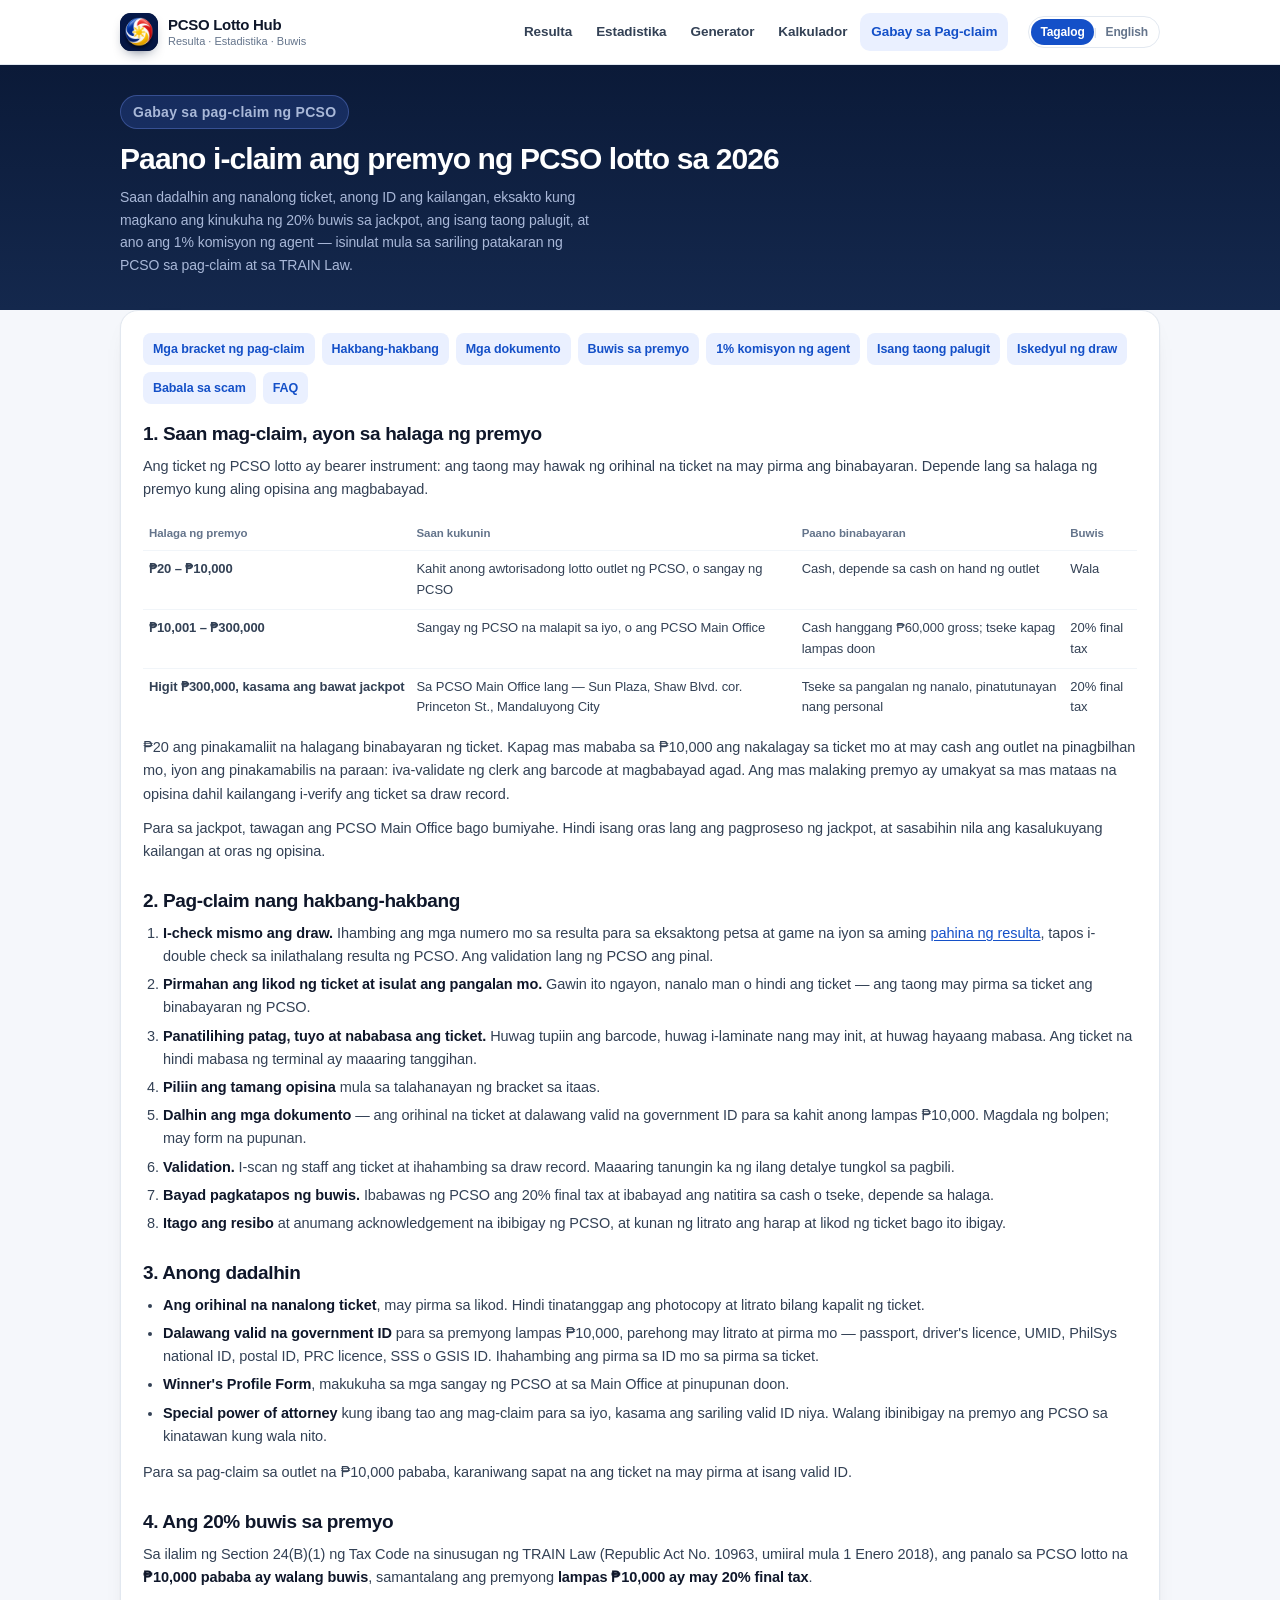
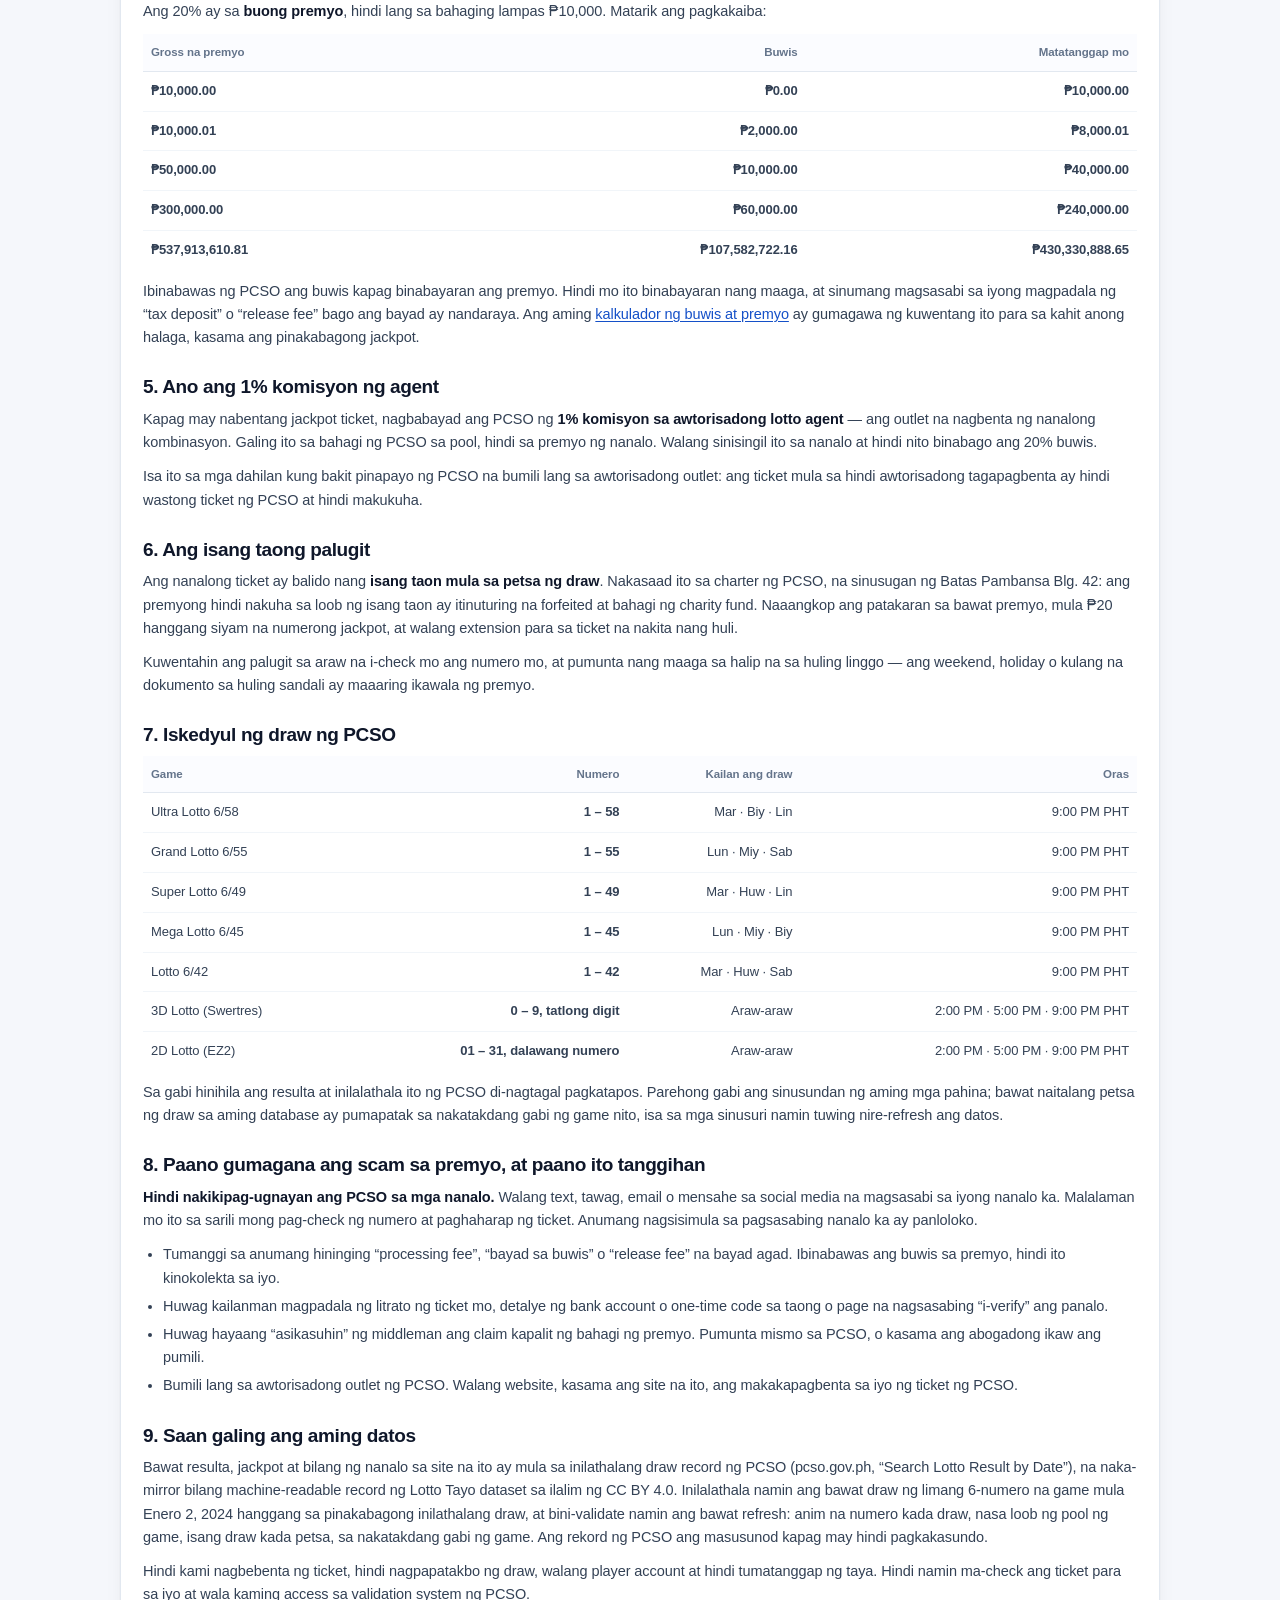
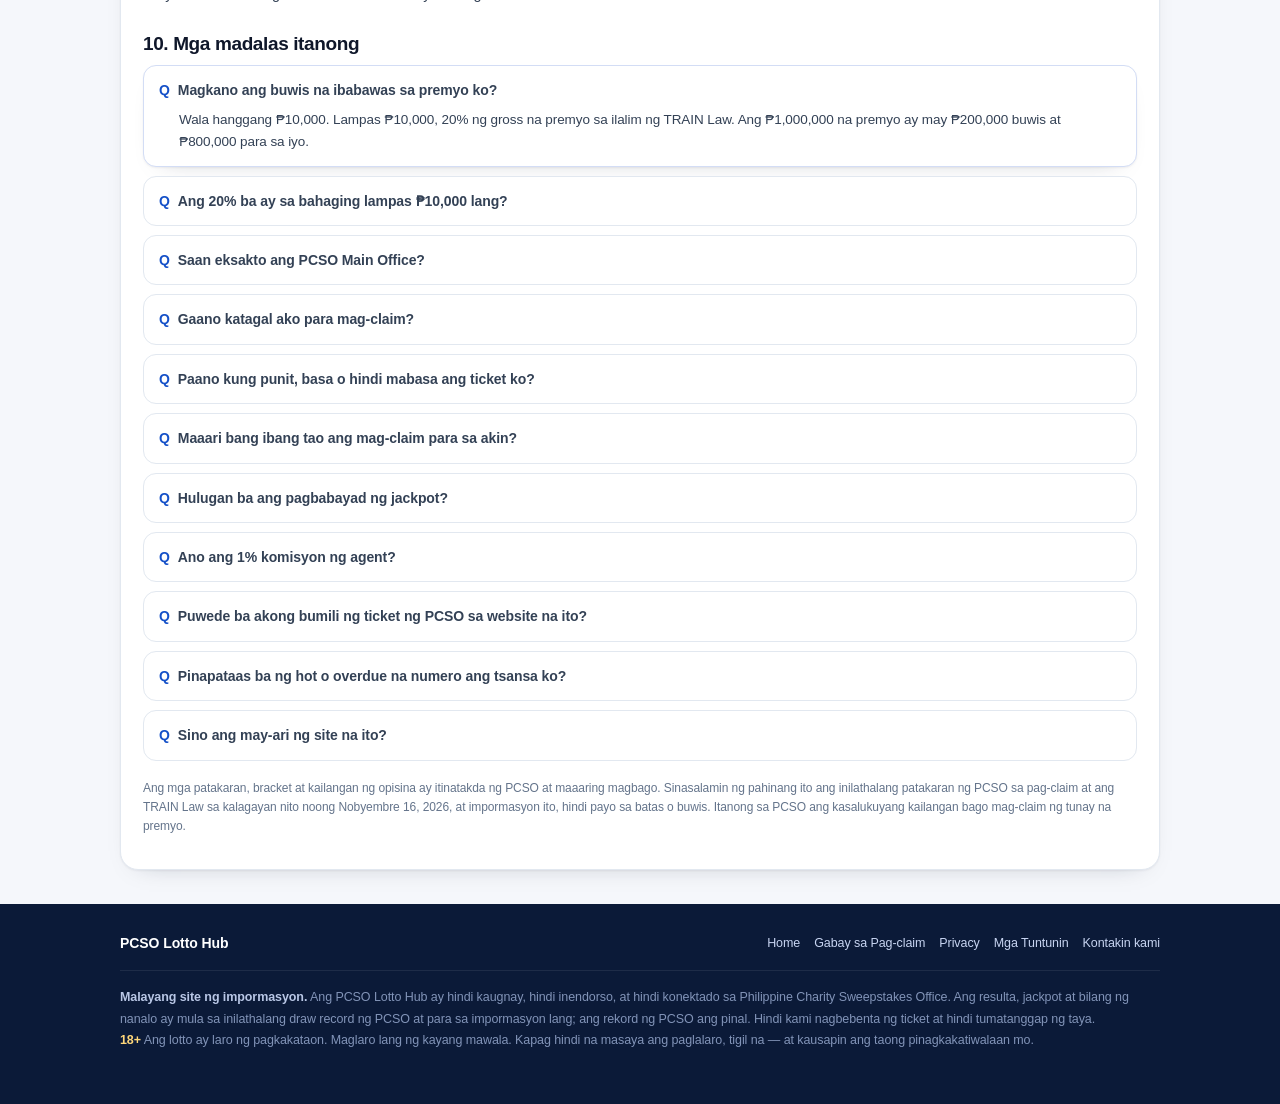
<file: guide.html>
<!DOCTYPE html>
<html lang="tl">
<head>
<meta charset="utf-8">
<meta name="viewport" content="width=device-width, initial-scale=1">
<title data-i18n="guideMeta.title">Gabay sa Pag-claim ng Premyo ng PCSO 2026 — Saan Kukunin, 20% Buwis, 1% Komisyon ng Agent</title>
<meta name="description" content="Paano i-claim ang premyo ng PCSO lotto sa 2026: ang bracket na ₱10,000 / ₱300,000, ang PCSO Main Office sa Mandaluyong, dalawang valid ID, ang isang taong palugit, ang 20% TRAIN Law tax sa premyong lampas ₱10,000, at ang 1% komisyon ng agent." data-i18n="guideMeta.desc" data-i18n-attr="content">
<meta name="theme-color" content="#0b1a38">
<link rel="canonical" href="https://lotto-tools.github.io/pcso-lotto-hub/guide.html">
<meta property="og:type" content="article">
<meta property="og:site_name" content="PCSO Lotto Hub">
<meta property="og:title" content="Gabay sa Pag-claim ng Premyo ng PCSO 2026 — Saan, Buwis, Palugit" data-i18n="guideMeta.ogTitle" data-i18n-attr="content">
<meta property="og:description" content="Mga bracket ng pag-claim, dokumento, ang 20% buwis at ang isang taong palugit para sa premyo ng PCSO lotto." data-i18n="guideMeta.ogDesc" data-i18n-attr="content">
<meta property="og:url" content="https://lotto-tools.github.io/pcso-lotto-hub/guide.html">
<meta property="og:image" content="https://lotto-tools.github.io/pcso-lotto-hub/assets/img/og-cover.png">
<meta property="og:locale" content="tl_PH">
<link rel="icon" href="assets/img/favicon.ico" sizes="16x16 32x32 48x48">
<link rel="icon" type="image/png" sizes="16x16" href="assets/img/favicon-16.png">
<link rel="icon" type="image/png" sizes="32x32" href="assets/img/favicon-32.png">
<link rel="icon" type="image/png" sizes="48x48" href="assets/img/favicon-48.png">
<link rel="apple-touch-icon" sizes="180x180" href="assets/img/apple-touch-icon.png">
<link rel="manifest" href="site.webmanifest">
<link rel="stylesheet" href="assets/css/style.css">
<script type="application/ld+json">
{
  "@context": "https://schema.org",
  "@type": "FAQPage",
  "inLanguage": "tl-PH",
  "mainEntity": [
    {
      "@type": "Question",
      "name": "Magkano ang buwis na ibabawas sa premyo ng PCSO lotto?",
      "acceptedAnswer": { "@type": "Answer", "text": "Walang buwis ang premyong ₱10,000 pababa. Ang premyong lampas ₱10,000 ay may 20% final withholding tax sa buong halaga sa ilalim ng TRAIN Law (Republic Act No. 10963), at ito ang ibinabawas ng PCSO kapag nagbabayad." }
    },
    {
      "@type": "Question",
      "name": "Saan ako mag-claim ng premyo ng PCSO lotto?",
      "acceptedAnswer": { "@type": "Answer", "text": "Hanggang ₱10,000 sa kahit anong awtorisadong lotto outlet o sangay ng PCSO. ₱10,001 hanggang ₱300,000 sa sangay ng PCSO o sa PCSO Main Office. Higit ₱300,000, kasama ang bawat jackpot, sa PCSO Main Office, Sun Plaza, Shaw Boulevard corner Princeton Street, Mandaluyong City." }
    },
    {
      "@type": "Question",
      "name": "Gaano katagal ang palugit para i-claim ang nanalong ticket ng PCSO?",
      "acceptedAnswer": { "@type": "Answer", "text": "Isang taon mula sa petsa ng draw. Ang premyong hindi nakuha sa panahong iyon ay napupunta sa charity fund ng PCSO." }
    },
    {
      "@type": "Question",
      "name": "Anong dokumento ang kailangan para i-claim ang premyo ng PCSO?",
      "acceptedAnswer": { "@type": "Answer", "text": "Ang orihinal na nanalong ticket na may pirma sa likod, dalawang valid na government ID na may litrato at pirma para sa premyong lampas ₱10,000, at Winner's Profile Form na pinupunan sa opisina. Kapag iba ang mag-claim para sa iyo, kailangan ng special power of attorney at sariling ID niya." }
    }
  ]
}
</script>
</head>
<body>

<header class="site-header">
  <div class="wrap header-inner">
    <a class="brand" href="index.html">
      <span class="brand-mark" aria-hidden="true"><img src="assets/img/logo.png" alt="" width="38" height="38" decoding="async"></span>
      <span class="brand-text">PCSO Lotto Hub<small data-i18n="nav.brandSub">Resulta · Estadistika · Buwis</small></span>
    </a>
    <nav class="site-nav" aria-label="Pangunahing menu">
      <a href="index.html#results" data-i18n="nav.results">Resulta</a>
      <a href="index.html#statistics" data-i18n="nav.stats">Estadistika</a>
      <a href="index.html#generator" data-i18n="nav.gen">Generator</a>
      <a href="index.html#tax" data-i18n="nav.tax">Kalkulador</a>
      <a href="guide.html" class="is-active" data-i18n="nav.guide">Gabay sa Pag-claim</a>
    </nav>
    <div class="lang-switch" id="langSwitch" role="group" aria-label="Wika / Language">
      <button type="button" data-lang="tl" aria-pressed="true">Tagalog</button><span aria-hidden="true">|</span><button type="button" data-lang="en" aria-pressed="false">English</button>
    </div>
  </div>
</header>

<section class="page-head">
  <div class="wrap">
    <p class="eyebrow" data-i18n="guide.eyebrow">Gabay sa pag-claim ng PCSO</p>
    <h1 data-i18n="guide.h1">Paano i-claim ang premyo ng PCSO lotto sa 2026</h1>
    <p data-i18n="guide.lede">Saan dadalhin ang nanalong ticket, anong ID ang kailangan, eksakto kung magkano ang kinukuha ng 20% buwis sa jackpot, ang isang taong palugit, at ano ang 1% komisyon ng agent — isinulat mula sa sariling patakaran ng PCSO sa pag-claim at sa TRAIN Law.</p>
  </div>
</section>

<main class="wrap">
  <div class="card">
    <nav class="toc" aria-label="Sa pahinang ito" data-i18n="guide.tocLabel" data-i18n-attr="aria-label">
      <a href="#brackets" data-i18n="guide.toc1">Mga bracket ng pag-claim</a>
      <a href="#steps" data-i18n="guide.toc2">Hakbang-hakbang</a>
      <a href="#documents" data-i18n="guide.toc3">Mga dokumento</a>
      <a href="#tax" data-i18n="guide.toc4">Buwis sa premyo</a>
      <a href="#commission" data-i18n="guide.toc5">1% komisyon ng agent</a>
      <a href="#deadline" data-i18n="guide.toc6">Isang taong palugit</a>
      <a href="#schedule" data-i18n="guide.toc7">Iskedyul ng draw</a>
      <a href="#scams" data-i18n="guide.toc8">Babala sa scam</a>
      <a href="#faq" data-i18n="guide.toc9">FAQ</a>
    </nav>

    <div class="prose">
      <h2 id="brackets" data-i18n="guide.s1h">1. Saan mag-claim, ayon sa halaga ng premyo</h2>
      <p data-i18n="guide.s1p1">Ang ticket ng PCSO lotto ay bearer instrument: ang taong may hawak ng orihinal na ticket na may pirma ang binabayaran. Depende lang sa halaga ng premyo kung aling opisina ang magbabayad.</p>
      <div class="table-scroll">
        <table class="tier-table">
          <thead>
            <tr><th scope="col" data-i18n="guide.thPrize">Halaga ng premyo</th><th scope="col" data-i18n="guide.thWhere">Saan kukunin</th><th scope="col" data-i18n="guide.thHow">Paano binabayaran</th><th scope="col" data-i18n="guide.thTax">Buwis</th></tr>
          </thead>
          <tbody>
            <tr>
              <td>₱20 – ₱10,000</td>
              <td data-i18n="guide.s1r1a">Kahit anong awtorisadong lotto outlet ng PCSO, o sangay ng PCSO</td>
              <td data-i18n="guide.s1r1b">Cash, depende sa cash on hand ng outlet</td>
              <td data-i18n="guide.s1r1c">Wala</td>
            </tr>
            <tr>
              <td>₱10,001 – ₱300,000</td>
              <td data-i18n="guide.s1r2a">Sangay ng PCSO na malapit sa iyo, o ang PCSO Main Office</td>
              <td data-i18n="guide.s1r2b">Cash hanggang ₱60,000 gross; tseke kapag lampas doon</td>
              <td data-i18n="guide.s1r2c">20% final tax</td>
            </tr>
            <tr>
              <td data-i18n="guide.s1r3a">Higit ₱300,000, kasama ang bawat jackpot</td>
              <td data-i18n="guide.s1r3b">Sa PCSO Main Office lang — Sun Plaza, Shaw Blvd. cor. Princeton St., Mandaluyong City</td>
              <td data-i18n="guide.s1r3c">Tseke sa pangalan ng nanalo, pinatutunayan nang personal</td>
              <td data-i18n="guide.s1r3d">20% final tax</td>
            </tr>
          </tbody>
        </table>
      </div>
      <p style="margin-top:10px" data-i18n="guide.s1p2">₱20 ang pinakamaliit na halagang binabayaran ng ticket. Kapag mas mababa sa ₱10,000 ang nakalagay sa ticket mo at may cash ang outlet na pinagbilhan mo, iyon ang pinakamabilis na paraan: iva-validate ng clerk ang barcode at magbabayad agad. Ang mas malaking premyo ay umakyat sa mas mataas na opisina dahil kailangang i-verify ang ticket sa draw record.</p>
      <p data-i18n="guide.s1p3">Para sa jackpot, tawagan ang PCSO Main Office bago bumiyahe. Hindi isang oras lang ang pagproseso ng jackpot, at sasabihin nila ang kasalukuyang kailangan at oras ng opisina.</p>

      <h2 id="steps" data-i18n="guide.s2h">2. Pag-claim nang hakbang-hakbang</h2>
      <ol>
        <li data-i18n-html="guide.s2l1"><strong>I-check mismo ang draw.</strong> Ihambing ang mga numero mo sa resulta para sa eksaktong petsa at game na iyon sa aming <a href="index.html#results">pahina ng resulta</a>, tapos i-double check sa inilathalang resulta ng PCSO. Ang validation lang ng PCSO ang pinal.</li>
        <li data-i18n-html="guide.s2l2"><strong>Pirmahan ang likod ng ticket at isulat ang pangalan mo.</strong> Gawin ito ngayon, nanalo man o hindi ang ticket — ang taong may pirma sa ticket ang binabayaran ng PCSO.</li>
        <li data-i18n-html="guide.s2l3"><strong>Panatilihing patag, tuyo at nababasa ang ticket.</strong> Huwag tupiin ang barcode, huwag i-laminate nang may init, at huwag hayaang mabasa. Ang ticket na hindi mabasa ng terminal ay maaaring tanggihan.</li>
        <li data-i18n-html="guide.s2l4"><strong>Piliin ang tamang opisina</strong> mula sa talahanayan ng bracket sa itaas.</li>
        <li data-i18n-html="guide.s2l5"><strong>Dalhin ang mga dokumento</strong> — ang orihinal na ticket at dalawang valid na government ID para sa kahit anong lampas ₱10,000. Magdala ng bolpen; may form na pupunan.</li>
        <li data-i18n-html="guide.s2l6"><strong>Validation.</strong> I-scan ng staff ang ticket at ihahambing sa draw record. Maaaring tanungin ka ng ilang detalye tungkol sa pagbili.</li>
        <li data-i18n-html="guide.s2l7"><strong>Bayad pagkatapos ng buwis.</strong> Ibabawas ng PCSO ang 20% final tax at ibabayad ang natitira sa cash o tseke, depende sa halaga.</li>
        <li data-i18n-html="guide.s2l8"><strong>Itago ang resibo</strong> at anumang acknowledgement na ibibigay ng PCSO, at kunan ng litrato ang harap at likod ng ticket bago ito ibigay.</li>
      </ol>

      <h2 id="documents" data-i18n="guide.s3h">3. Anong dadalhin</h2>
      <ul>
        <li data-i18n-html="guide.s3l1"><strong>Ang orihinal na nanalong ticket</strong>, may pirma sa likod. Hindi tinatanggap ang photocopy at litrato bilang kapalit ng ticket.</li>
        <li data-i18n-html="guide.s3l2"><strong>Dalawang valid na government ID</strong> para sa premyong lampas ₱10,000, parehong may litrato at pirma mo — passport, driver's licence, UMID, PhilSys national ID, postal ID, PRC licence, SSS o GSIS ID. Ihahambing ang pirma sa ID mo sa pirma sa ticket.</li>
        <li data-i18n-html="guide.s3l3"><strong>Winner's Profile Form</strong>, makukuha sa mga sangay ng PCSO at sa Main Office at pinupunan doon.</li>
        <li data-i18n-html="guide.s3l4"><strong>Special power of attorney</strong> kung ibang tao ang mag-claim para sa iyo, kasama ang sariling valid ID niya. Walang ibinibigay na premyo ang PCSO sa kinatawan kung wala nito.</li>
      </ul>
      <p data-i18n="guide.s3p">Para sa pag-claim sa outlet na ₱10,000 pababa, karaniwang sapat na ang ticket na may pirma at isang valid ID.</p>

      <h2 id="tax" data-i18n="guide.s4h">4. Ang 20% buwis sa premyo</h2>
      <p data-i18n-html="guide.s4p1">Sa ilalim ng Section 24(B)(1) ng Tax Code na sinusugan ng TRAIN Law (Republic Act No. 10963, umiiral mula 1 Enero 2018), ang panalo sa PCSO lotto na <strong>₱10,000 pababa ay walang buwis</strong>, samantalang ang premyong <strong>lampas ₱10,000 ay may 20% final tax</strong>.</p>
      <p data-i18n-html="guide.s4p2">Ang 20% ay sa <strong>buong premyo</strong>, hindi lang sa bahaging lampas ₱10,000. Matarik ang pagkakaiba:</p>
      <div class="table-scroll">
        <table class="data">
          <thead><tr><th scope="col" data-i18n="guide.s4th1">Gross na premyo</th><th scope="col" data-i18n="guide.s4th2">Buwis</th><th scope="col" data-i18n="guide.s4th3">Matatanggap mo</th></tr></thead>
          <tbody>
            <tr><td class="num">₱10,000.00</td><td class="num">₱0.00</td><td class="num">₱10,000.00</td></tr>
            <tr><td class="num">₱10,000.01</td><td class="num">₱2,000.00</td><td class="num">₱8,000.01</td></tr>
            <tr><td class="num">₱50,000.00</td><td class="num">₱10,000.00</td><td class="num">₱40,000.00</td></tr>
            <tr><td class="num">₱300,000.00</td><td class="num">₱60,000.00</td><td class="num">₱240,000.00</td></tr>
            <tr><td class="num">₱537,913,610.81</td><td class="num">₱107,582,722.16</td><td class="num">₱430,330,888.65</td></tr>
          </tbody>
        </table>
      </div>
      <p style="margin-top:10px" data-i18n-html="guide.s4p3">Ibinabawas ng PCSO ang buwis kapag binabayaran ang premyo. Hindi mo ito binabayaran nang maaga, at sinumang magsasabi sa iyong magpadala ng “tax deposit” o “release fee” bago ang bayad ay nandaraya. Ang aming <a href="index.html#tax">kalkulador ng buwis at premyo</a> ay gumagawa ng kuwentang ito para sa kahit anong halaga, kasama ang pinakabagong jackpot.</p>

      <h2 id="commission" data-i18n="guide.s5h">5. Ano ang 1% komisyon ng agent</h2>
      <p data-i18n-html="guide.s5p1">Kapag may nabentang jackpot ticket, nagbabayad ang PCSO ng <strong>1% komisyon sa awtorisadong lotto agent</strong> — ang outlet na nagbenta ng nanalong kombinasyon. Galing ito sa bahagi ng PCSO sa pool, hindi sa premyo ng nanalo. Walang sinisingil ito sa nanalo at hindi nito binabago ang 20% buwis.</p>
      <p data-i18n="guide.s5p2">Isa ito sa mga dahilan kung bakit pinapayo ng PCSO na bumili lang sa awtorisadong outlet: ang ticket mula sa hindi awtorisadong tagapagbenta ay hindi wastong ticket ng PCSO at hindi makukuha.</p>

      <h2 id="deadline" data-i18n="guide.s6h">6. Ang isang taong palugit</h2>
      <p data-i18n-html="guide.s6p1">Ang nanalong ticket ay balido nang <strong>isang taon mula sa petsa ng draw</strong>. Nakasaad ito sa charter ng PCSO, na sinusugan ng Batas Pambansa Blg. 42: ang premyong hindi nakuha sa loob ng isang taon ay itinuturing na forfeited at bahagi ng charity fund. Naaangkop ang patakaran sa bawat premyo, mula ₱20 hanggang siyam na numerong jackpot, at walang extension para sa ticket na nakita nang huli.</p>
      <p data-i18n="guide.s6p2">Kuwentahin ang palugit sa araw na i-check mo ang numero mo, at pumunta nang maaga sa halip na sa huling linggo — ang weekend, holiday o kulang na dokumento sa huling sandali ay maaaring ikawala ng premyo.</p>

      <h2 id="schedule" data-i18n="guide.s7h">7. Iskedyul ng draw ng PCSO</h2>
      <div class="table-scroll">
        <table class="data">
          <thead><tr><th scope="col" data-i18n="guide.s7th1">Game</th><th scope="col" data-i18n="guide.s7th2">Numero</th><th scope="col" data-i18n="guide.s7th3Daily">Kailan ang draw</th><th scope="col" data-i18n="guide.s7th4">Oras</th></tr></thead>
          <tbody>
            <tr><td>Ultra Lotto 6/58</td><td class="num">1 – 58</td><td data-i18n="guide.n658">Mar · Biy · Lin</td><td>9:00 PM PHT</td></tr>
            <tr><td>Grand Lotto 6/55</td><td class="num">1 – 55</td><td data-i18n="guide.n655">Lun · Miy · Sab</td><td>9:00 PM PHT</td></tr>
            <tr><td>Super Lotto 6/49</td><td class="num">1 – 49</td><td data-i18n="guide.n649">Mar · Huw · Lin</td><td>9:00 PM PHT</td></tr>
            <tr><td>Mega Lotto 6/45</td><td class="num">1 – 45</td><td data-i18n="guide.n645">Lun · Miy · Biy</td><td>9:00 PM PHT</td></tr>
            <tr><td>Lotto 6/42</td><td class="num">1 – 42</td><td data-i18n="guide.n642">Mar · Huw · Sab</td><td>9:00 PM PHT</td></tr>
            <tr><td>3D Lotto (Swertres)</td><td class="num">0 – 9, tatlong digit</td><td data-i18n="guide.nDaily">Araw-araw</td><td>2:00 PM · 5:00 PM · 9:00 PM PHT</td></tr>
            <tr><td>2D Lotto (EZ2)</td><td class="num">01 – 31, dalawang numero</td><td data-i18n="guide.nDaily">Araw-araw</td><td>2:00 PM · 5:00 PM · 9:00 PM PHT</td></tr>
          </tbody>
        </table>
      </div>
      <p style="margin-top:10px" data-i18n="guide.s7p">Sa gabi hinihila ang resulta at inilalathala ito ng PCSO di-nagtagal pagkatapos. Parehong gabi ang sinusundan ng aming mga pahina; bawat naitalang petsa ng draw sa aming database ay pumapatak sa nakatakdang gabi ng game nito, isa sa mga sinusuri namin tuwing nire-refresh ang datos.</p>

      <h2 id="scams" data-i18n="guide.s8h">8. Paano gumagana ang scam sa premyo, at paano ito tanggihan</h2>
      <p data-i18n-html="guide.s8p"><strong>Hindi nakikipag-ugnayan ang PCSO sa mga nanalo.</strong> Walang text, tawag, email o mensahe sa social media na magsasabi sa iyong nanalo ka. Malalaman mo ito sa sarili mong pag-check ng numero at paghaharap ng ticket. Anumang nagsisimula sa pagsasabing nanalo ka ay panloloko.</p>
      <ul>
        <li data-i18n="guide.s8l1">Tumanggi sa anumang hininging “processing fee”, “bayad sa buwis” o “release fee” na bayad agad. Ibinabawas ang buwis sa premyo, hindi ito kinokolekta sa iyo.</li>
        <li data-i18n="guide.s8l2">Huwag kailanman magpadala ng litrato ng ticket mo, detalye ng bank account o one-time code sa taong o page na nagsasabing “i-verify” ang panalo.</li>
        <li data-i18n="guide.s8l3">Huwag hayaang “asikasuhin” ng middleman ang claim kapalit ng bahagi ng premyo. Pumunta mismo sa PCSO, o kasama ang abogadong ikaw ang pumili.</li>
        <li data-i18n="guide.s8l4">Bumili lang sa awtorisadong outlet ng PCSO. Walang website, kasama ang site na ito, ang makakapagbenta sa iyo ng ticket ng PCSO.</li>
      </ul>

      <h2 data-i18n="guide.s9h">9. Saan galing ang aming datos</h2>
      <p data-i18n="guide.s9p1">Bawat resulta, jackpot at bilang ng nanalo sa site na ito ay mula sa inilathalang draw record ng PCSO (pcso.gov.ph, “Search Lotto Result by Date”), na naka-mirror bilang machine-readable record ng Lotto Tayo dataset sa ilalim ng CC BY 4.0. Inilalathala namin ang bawat draw ng limang 6-numero na game mula Enero 2, 2024 hanggang sa pinakabagong inilathalang draw, at bini-validate namin ang bawat refresh: anim na numero kada draw, nasa loob ng pool ng game, isang draw kada petsa, sa nakatakdang gabi ng game. Ang rekord ng PCSO ang masusunod kapag may hindi pagkakasundo.</p>
      <p data-i18n="guide.s9p2">Hindi kami nagbebenta ng ticket, hindi nagpapatakbo ng draw, walang player account at hindi tumatanggap ng taya. Hindi namin ma-check ang ticket para sa iyo at wala kaming access sa validation system ng PCSO.</p>

      <h2 id="faq" data-i18n="guide.s10h">10. Mga madalas itanong</h2>
      <div class="faq">
        <details open>
          <summary data-i18n="guide.f1q">Magkano ang buwis na ibabawas sa premyo ko?</summary>
          <p data-i18n="guide.f1a">Wala hanggang ₱10,000. Lampas ₱10,000, 20% ng gross na premyo sa ilalim ng TRAIN Law. Ang ₱1,000,000 na premyo ay may ₱200,000 buwis at ₱800,000 para sa iyo.</p>
        </details>
        <details>
          <summary data-i18n="guide.f2q">Ang 20% ba ay sa bahaging lampas ₱10,000 lang?</summary>
          <p data-i18n="guide.f2a">Hindi. Kapag lumampas sa ₱10,000 ang premyo, 20% na ang kinukuwenta sa buong halaga. Ang ₱10,000 na premyo ay buong bayad; ang ₱10,000.01 na premyo ay may ₱2,000.00 buwis.</p>
        </details>
        <details>
          <summary data-i18n="guide.f3q">Saan eksakto ang PCSO Main Office?</summary>
          <p data-i18n="guide.f3a">Sun Plaza, Shaw Boulevard corner Princeton Street, Mandaluyong City. Doon pinoproseso nang personal ang claim ng jackpot at binabayaran ng tsekeng nakapangalan sa nanalo.</p>
        </details>
        <details>
          <summary data-i18n="guide.f4q">Gaano katagal ako para mag-claim?</summary>
          <p data-i18n="guide.f4a">Isang taon mula sa petsa ng draw. Ang hindi nakuha ay napupunta sa charity fund ng PCSO, walang extension.</p>
        </details>
        <details>
          <summary data-i18n="guide.f5q">Paano kung punit, basa o hindi mabasa ang ticket ko?</summary>
          <p data-i18n="guide.f5a">Kailangang mag-scan ang barcode. Ang sirang o hindi mababasang ticket ay maaaring tanggihan, kaya panatilihin itong patag, tuyo at malayo sa direktang init mula sa oras ng pagbili.</p>
        </details>
        <details>
          <summary data-i18n="guide.f6q">Maaari bang ibang tao ang mag-claim para sa akin?</summary>
          <p data-i18n="guide.f6a">Sa pamamagitan lang ng special power of attorney at sariling valid ID niya, na ihaharap sa opisina ng PCSO. Ang pinakaligtas ay ikaw mismo ang mag-claim na may pirma mo sa ticket.</p>
        </details>
        <details>
          <summary data-i18n="guide.f7q">Hulugan ba ang pagbabayad ng jackpot?</summary>
          <p data-i18n="guide.f7a">Hindi. Binabayaran ng PCSO ang jackpot nang buo, sa tseke, pagkatapos ibawas ang 20% buwis.</p>
        </details>
        <details>
          <summary data-i18n="guide.f8q">Ano ang 1% komisyon ng agent?</summary>
          <p data-i18n="guide.f8a">Komisyong ibinabayad ng PCSO sa outlet na nagbenta ng nanalong jackpot ticket. Hindi ito ibinabawas sa premyo ng nanalo.</p>
        </details>
        <details>
          <summary data-i18n="guide.f9q">Puwede ba akong bumili ng ticket ng PCSO sa website na ito?</summary>
          <p data-i18n="guide.f9a">Hindi. Resulta at estadistika lang ang inilalathala namin. Sa awtorisadong outlet ng PCSO ibinebenta ang ticket; ang sariling online channel ng PCSO, kung mayroon, ang tanging opisyal na paraan para maglaro nang hindi pumupunta sa outlet.</p>
        </details>
        <details>
          <summary data-i18n="guide.f10q">Pinapataas ba ng hot o overdue na numero ang tsansa ko?</summary>
          <p data-i18n-html="guide.f10a">Hindi. Hiwalay ang bawat draw at pareho ang probabilidad ng bawat kombinasyon — 1 sa 40,475,358 para sa Ultra Lotto 6/58. Inilalarawan ng estadistika ang mga nagdaang draw, hindi ang susunod. Ang aming <a href="index.html#statistics">pahina ng estadistika</a> ay para tuklasin ang datos, hindi para hulaan ito.</p>
        </details>
        <details>
          <summary data-i18n="guide.f11q">Sino ang may-ari ng site na ito?</summary>
          <p data-i18n-html="guide.f11a">Ang PCSO Lotto Hub ay malayang site ng impormasyon. Hindi ito kaugnay, inendorso o konektado sa Philippine Charity Sweepstakes Office, at hindi ito nagbebenta ng ticket o tumatanggap ng taya. Tingnan ang aming <a href="terms.html">mga tuntunin</a> at <a href="privacy.html">patakaran sa privacy</a>.</p>
        </details>
      </div>

      <p class="table-note" style="margin-top:18px" data-i18n="guide.note">Ang mga patakaran, bracket at kailangan ng opisina ay itinatakda ng PCSO at maaaring magbago. Sinasalamin ng pahinang ito ang inilathalang patakaran ng PCSO sa pag-claim at ang TRAIN Law sa kalagayan nito noong Nobyembre 16, 2026, at impormasyon ito, hindi payo sa batas o buwis. Itanong sa PCSO ang kasalukuyang kailangan bago mag-claim ng tunay na premyo.</p>
    </div>
  </div>
</main>

<footer class="site-footer">
  <div class="wrap">
    <div class="footer-top">
      <span class="footer-brand">PCSO Lotto Hub</span>
      <nav class="footer-nav" aria-label="Footer">
        <a href="index.html" data-i18n="foot.home">Home</a>
        <a href="guide.html" data-i18n="foot.guide">Gabay sa Pag-claim</a>
        <a href="privacy.html" data-i18n="foot.privacy">Privacy</a>
        <a href="terms.html" data-i18n="foot.terms">Mga Tuntunin</a>
        <a href="mailto:contact@pcsolottohub.example" data-i18n="foot.contact">Kontakin kami</a>
      </nav>
    </div>
    <p class="footer-note" data-i18n-html="foot.note">
      <b>Malayang site ng impormasyon.</b> Ang PCSO Lotto Hub ay hindi kaugnay, hindi inendorso, at hindi konektado sa Philippine Charity Sweepstakes Office. Ang resulta, jackpot at bilang ng nanalo ay mula sa inilathalang draw record ng PCSO at para sa impormasyon lang; ang rekord ng PCSO ang pinal. Hindi kami nagbebenta ng ticket at hindi tumatanggap ng taya.<br>
      <span class="responsible">18+</span> Ang lotto ay laro ng pagkakataon. Maglaro lang ng kayang mawala. Kapag hindi na masaya ang paglalaro, tigil na — at kausapin ang taong pinagkakatiwalaan mo.
    </p>
  </div>
</footer>

<script src="assets/js/i18n.js"></script>
</body>
</html>
</file>
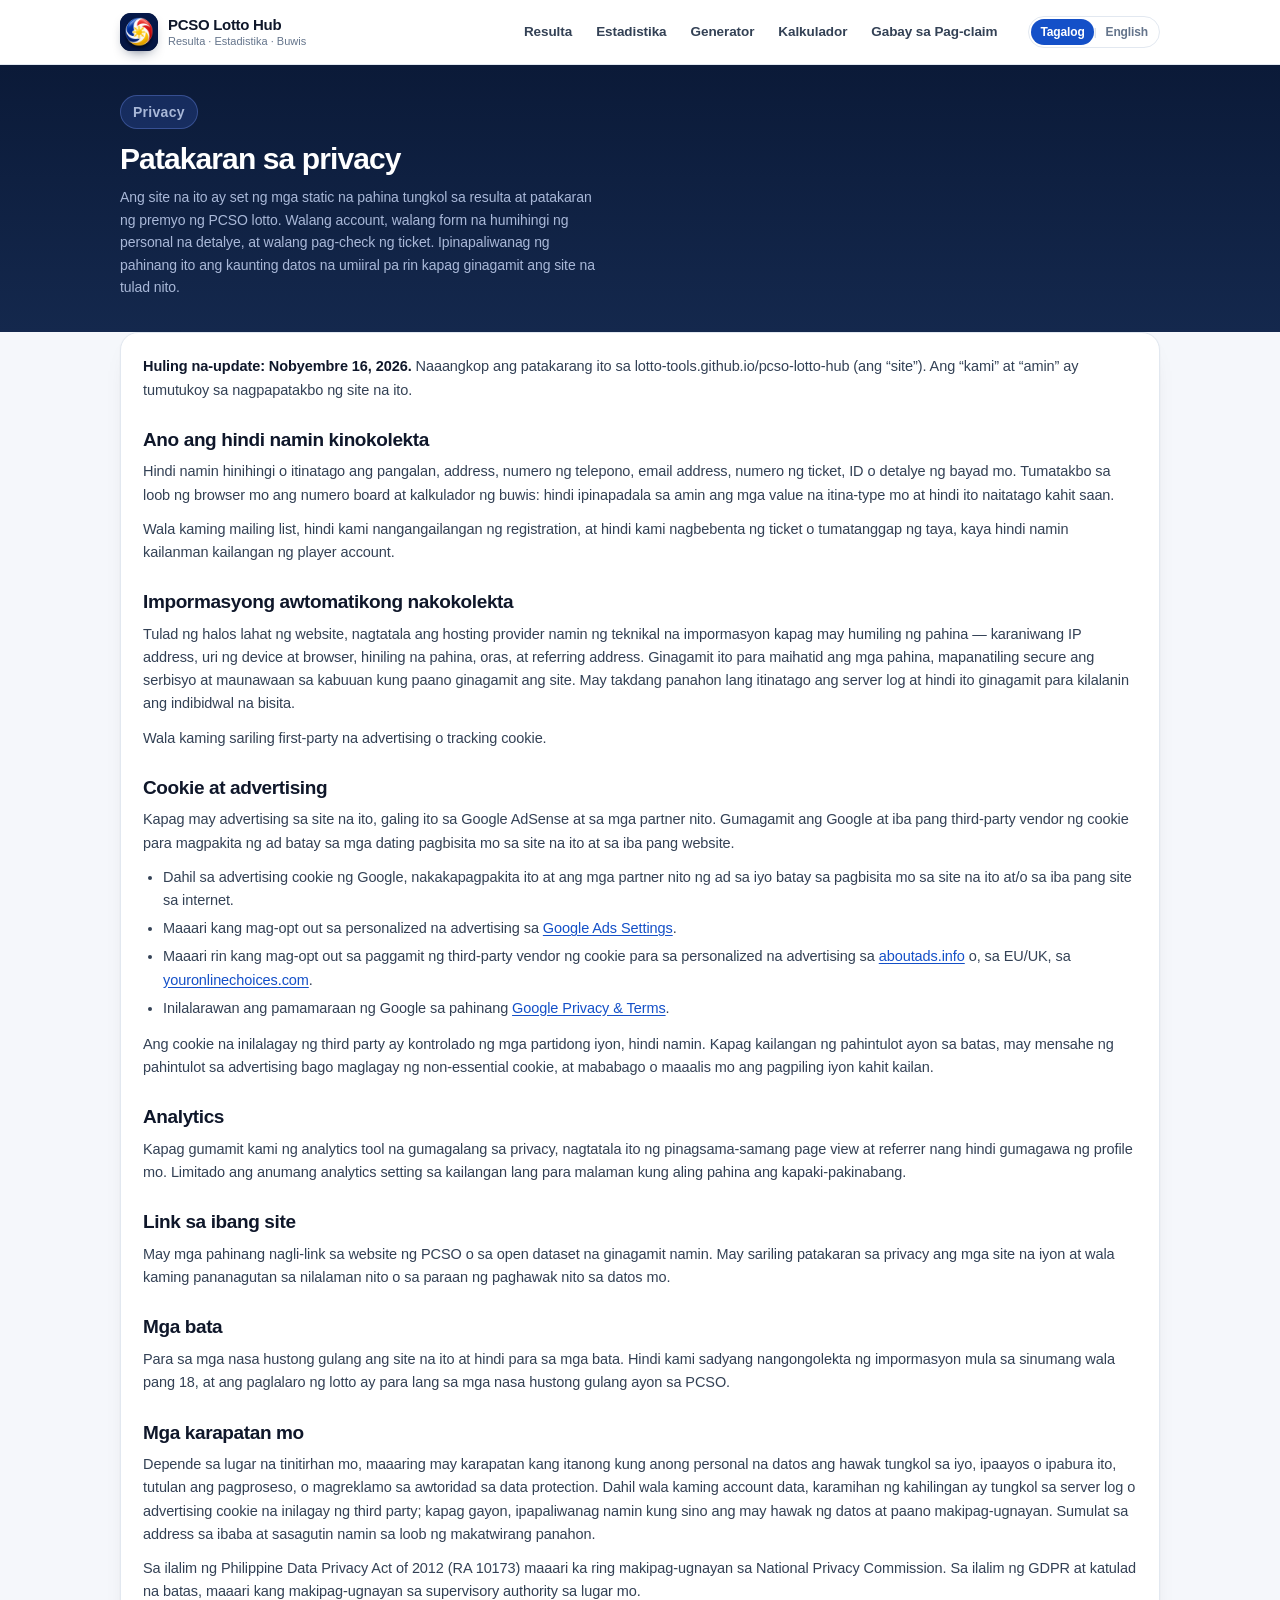
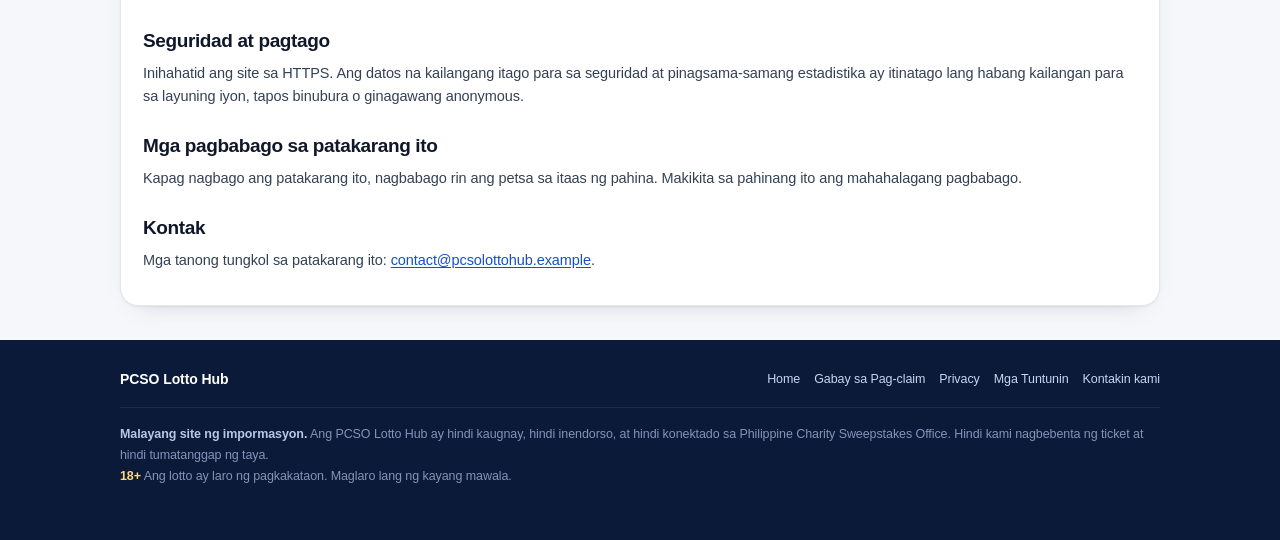
<file: privacy.html>
<!DOCTYPE html>
<html lang="tl">
<head>
<meta charset="utf-8">
<meta name="viewport" content="width=device-width, initial-scale=1">
<title data-i18n="privMeta.title">Patakaran sa Privacy | PCSO Lotto Hub</title>
<meta name="description" content="Paano hinahawakan ng PCSO Lotto Hub ang datos: walang account, walang kinokolektang numero ng ticket, server log at advertising cookie ng third party lang." data-i18n="privMeta.desc" data-i18n-attr="content">
<meta name="theme-color" content="#0b1a38">
<link rel="canonical" href="https://lotto-tools.github.io/pcso-lotto-hub/privacy.html">
<meta property="og:type" content="website">
<meta property="og:site_name" content="PCSO Lotto Hub">
<meta property="og:title" content="Patakaran sa Privacy | PCSO Lotto Hub" data-i18n="privMeta.title" data-i18n-attr="content">
<meta property="og:url" content="https://lotto-tools.github.io/pcso-lotto-hub/privacy.html">
<link rel="icon" href="assets/img/favicon.ico" sizes="16x16 32x32 48x48">
<link rel="icon" type="image/png" sizes="16x16" href="assets/img/favicon-16.png">
<link rel="icon" type="image/png" sizes="32x32" href="assets/img/favicon-32.png">
<link rel="icon" type="image/png" sizes="48x48" href="assets/img/favicon-48.png">
<link rel="apple-touch-icon" sizes="180x180" href="assets/img/apple-touch-icon.png">
<link rel="manifest" href="site.webmanifest">
<link rel="stylesheet" href="assets/css/style.css">
</head>
<body>

<header class="site-header">
  <div class="wrap header-inner">
    <a class="brand" href="index.html">
      <span class="brand-mark" aria-hidden="true"><img src="assets/img/logo.png" alt="" width="38" height="38" decoding="async"></span>
      <span class="brand-text">PCSO Lotto Hub<small data-i18n="nav.brandSub">Resulta · Estadistika · Buwis</small></span>
    </a>
    <nav class="site-nav" aria-label="Pangunahing menu">
      <a href="index.html#results" data-i18n="nav.results">Resulta</a>
      <a href="index.html#statistics" data-i18n="nav.stats">Estadistika</a>
      <a href="index.html#generator" data-i18n="nav.gen">Generator</a>
      <a href="index.html#tax" data-i18n="nav.tax">Kalkulador</a>
      <a href="guide.html" data-i18n="nav.guide">Gabay sa Pag-claim</a>
    </nav>
    <div class="lang-switch" id="langSwitch" role="group" aria-label="Wika / Language">
      <button type="button" data-lang="tl" aria-pressed="true">Tagalog</button><span aria-hidden="true">|</span><button type="button" data-lang="en" aria-pressed="false">English</button>
    </div>
  </div>
</header>

<section class="page-head">
  <div class="wrap">
    <p class="eyebrow" data-i18n="priv.eyebrow">Privacy</p>
    <h1 data-i18n="priv.h1">Patakaran sa privacy</h1>
    <p data-i18n="priv.lede">Ang site na ito ay set ng mga static na pahina tungkol sa resulta at patakaran ng premyo ng PCSO lotto. Walang account, walang form na humihingi ng personal na detalye, at walang pag-check ng ticket. Ipinapaliwanag ng pahinang ito ang kaunting datos na umiiral pa rin kapag ginagamit ang site na tulad nito.</p>
  </div>
</section>

<main class="wrap">
  <div class="card prose">
    <p data-i18n-html="priv.updated"><strong>Huling na-update: Nobyembre 16, 2026.</strong> Naaangkop ang patakarang ito sa lotto-tools.github.io/pcso-lotto-hub (ang “site”). Ang “kami” at “amin” ay tumutukoy sa nagpapatakbo ng site na ito.</p>

    <h2 data-i18n="priv.h2a">Ano ang hindi namin kinokolekta</h2>
    <p data-i18n="priv.p1">Hindi namin hinihingi o itinatago ang pangalan, address, numero ng telepono, email address, numero ng ticket, ID o detalye ng bayad mo. Tumatakbo sa loob ng browser mo ang numero board at kalkulador ng buwis: hindi ipinapadala sa amin ang mga value na itina-type mo at hindi ito naitatago kahit saan.</p>
    <p data-i18n="priv.p2">Wala kaming mailing list, hindi kami nangangailangan ng registration, at hindi kami nagbebenta ng ticket o tumatanggap ng taya, kaya hindi namin kailanman kailangan ng player account.</p>

    <h2 data-i18n="priv.h2b">Impormasyong awtomatikong nakokolekta</h2>
    <p data-i18n="priv.p3">Tulad ng halos lahat ng website, nagtatala ang hosting provider namin ng teknikal na impormasyon kapag may humiling ng pahina — karaniwang IP address, uri ng device at browser, hiniling na pahina, oras, at referring address. Ginagamit ito para maihatid ang mga pahina, mapanatiling secure ang serbisyo at maunawaan sa kabuuan kung paano ginagamit ang site. May takdang panahon lang itinatago ang server log at hindi ito ginagamit para kilalanin ang indibidwal na bisita.</p>
    <p data-i18n="priv.p4">Wala kaming sariling first-party na advertising o tracking cookie.</p>

    <h2 data-i18n="priv.h2c">Cookie at advertising</h2>
    <p data-i18n="priv.p5">Kapag may advertising sa site na ito, galing ito sa Google AdSense at sa mga partner nito. Gumagamit ang Google at iba pang third-party vendor ng cookie para magpakita ng ad batay sa mga dating pagbisita mo sa site na ito at sa iba pang website.</p>
    <ul>
      <li data-i18n="priv.l1">Dahil sa advertising cookie ng Google, nakakapagpakita ito at ang mga partner nito ng ad sa iyo batay sa pagbisita mo sa site na ito at/o sa iba pang site sa internet.</li>
      <li data-i18n-html="priv.l2">Maaari kang mag-opt out sa personalized na advertising sa <a href="https://www.google.com/settings/ads" rel="nofollow noopener" target="_blank">Google Ads Settings</a>.</li>
      <li data-i18n-html="priv.l3">Maaari rin kang mag-opt out sa paggamit ng third-party vendor ng cookie para sa personalized na advertising sa <a href="https://www.aboutads.info/choices/" rel="nofollow noopener" target="_blank">aboutads.info</a> o, sa EU/UK, sa <a href="https://www.youronlinechoices.com/" rel="nofollow noopener" target="_blank">youronlinechoices.com</a>.</li>
      <li data-i18n-html="priv.l4">Inilalarawan ang pamamaraan ng Google sa pahinang <a href="https://policies.google.com/technologies/partner-sites" rel="nofollow noopener" target="_blank">Google Privacy &amp; Terms</a>.</li>
    </ul>
    <p data-i18n="priv.p6">Ang cookie na inilalagay ng third party ay kontrolado ng mga partidong iyon, hindi namin. Kapag kailangan ng pahintulot ayon sa batas, may mensahe ng pahintulot sa advertising bago maglagay ng non-essential cookie, at mababago o maaalis mo ang pagpiling iyon kahit kailan.</p>

    <h2 data-i18n="priv.h2d">Analytics</h2>
    <p data-i18n="priv.p7">Kapag gumamit kami ng analytics tool na gumagalang sa privacy, nagtatala ito ng pinagsama-samang page view at referrer nang hindi gumagawa ng profile mo. Limitado ang anumang analytics setting sa kailangan lang para malaman kung aling pahina ang kapaki-pakinabang.</p>

    <h2 data-i18n="priv.h2e">Link sa ibang site</h2>
    <p data-i18n="priv.p8">May mga pahinang nagli-link sa website ng PCSO o sa open dataset na ginagamit namin. May sariling patakaran sa privacy ang mga site na iyon at wala kaming pananagutan sa nilalaman nito o sa paraan ng paghawak nito sa datos mo.</p>

    <h2 data-i18n="priv.h2f">Mga bata</h2>
    <p data-i18n="priv.p9">Para sa mga nasa hustong gulang ang site na ito at hindi para sa mga bata. Hindi kami sadyang nangongolekta ng impormasyon mula sa sinumang wala pang 18, at ang paglalaro ng lotto ay para lang sa mga nasa hustong gulang ayon sa PCSO.</p>

    <h2 data-i18n="priv.h2g">Mga karapatan mo</h2>
    <p data-i18n="priv.p10">Depende sa lugar na tinitirhan mo, maaaring may karapatan kang itanong kung anong personal na datos ang hawak tungkol sa iyo, ipaayos o ipabura ito, tutulan ang pagproseso, o magreklamo sa awtoridad sa data protection. Dahil wala kaming account data, karamihan ng kahilingan ay tungkol sa server log o advertising cookie na inilagay ng third party; kapag gayon, ipapaliwanag namin kung sino ang may hawak ng datos at paano makipag-ugnayan. Sumulat sa address sa ibaba at sasagutin namin sa loob ng makatwirang panahon.</p>
    <p data-i18n="priv.p11">Sa ilalim ng Philippine Data Privacy Act of 2012 (RA 10173) maaari ka ring makipag-ugnayan sa National Privacy Commission. Sa ilalim ng GDPR at katulad na batas, maaari kang makipag-ugnayan sa supervisory authority sa lugar mo.</p>

    <h2 data-i18n="priv.h2h">Seguridad at pagtago</h2>
    <p data-i18n="priv.p12">Inihahatid ang site sa HTTPS. Ang datos na kailangang itago para sa seguridad at pinagsama-samang estadistika ay itinatago lang habang kailangan para sa layuning iyon, tapos binubura o ginagawang anonymous.</p>

    <h2 data-i18n="priv.h2i">Mga pagbabago sa patakarang ito</h2>
    <p data-i18n="priv.p13">Kapag nagbago ang patakarang ito, nagbabago rin ang petsa sa itaas ng pahina. Makikita sa pahinang ito ang mahahalagang pagbabago.</p>

    <h2 data-i18n="priv.h2j">Kontak</h2>
    <p data-i18n-html="priv.p14">Mga tanong tungkol sa patakarang ito: <a href="mailto:contact@pcsolottohub.example">contact@pcsolottohub.example</a>.</p>
  </div>
</main>

<footer class="site-footer">
  <div class="wrap">
    <div class="footer-top">
      <span class="footer-brand">PCSO Lotto Hub</span>
      <nav class="footer-nav" aria-label="Footer">
        <a href="index.html" data-i18n="foot.home">Home</a>
        <a href="guide.html" data-i18n="foot.guide">Gabay sa Pag-claim</a>
        <a href="privacy.html" data-i18n="foot.privacy">Privacy</a>
        <a href="terms.html" data-i18n="foot.terms">Mga Tuntunin</a>
        <a href="mailto:contact@pcsolottohub.example" data-i18n="foot.contact">Kontakin kami</a>
      </nav>
    </div>
    <p class="footer-note" data-i18n-html="foot.note">
      <b>Malayang site ng impormasyon.</b> Ang PCSO Lotto Hub ay hindi kaugnay, hindi inendorso, at hindi konektado sa Philippine Charity Sweepstakes Office. Hindi kami nagbebenta ng ticket at hindi tumatanggap ng taya.<br>
      <span class="responsible">18+</span> Ang lotto ay laro ng pagkakataon. Maglaro lang ng kayang mawala.
    </p>
  </div>
</footer>

<script src="assets/js/i18n.js"></script>
</body>
</html>
</file>
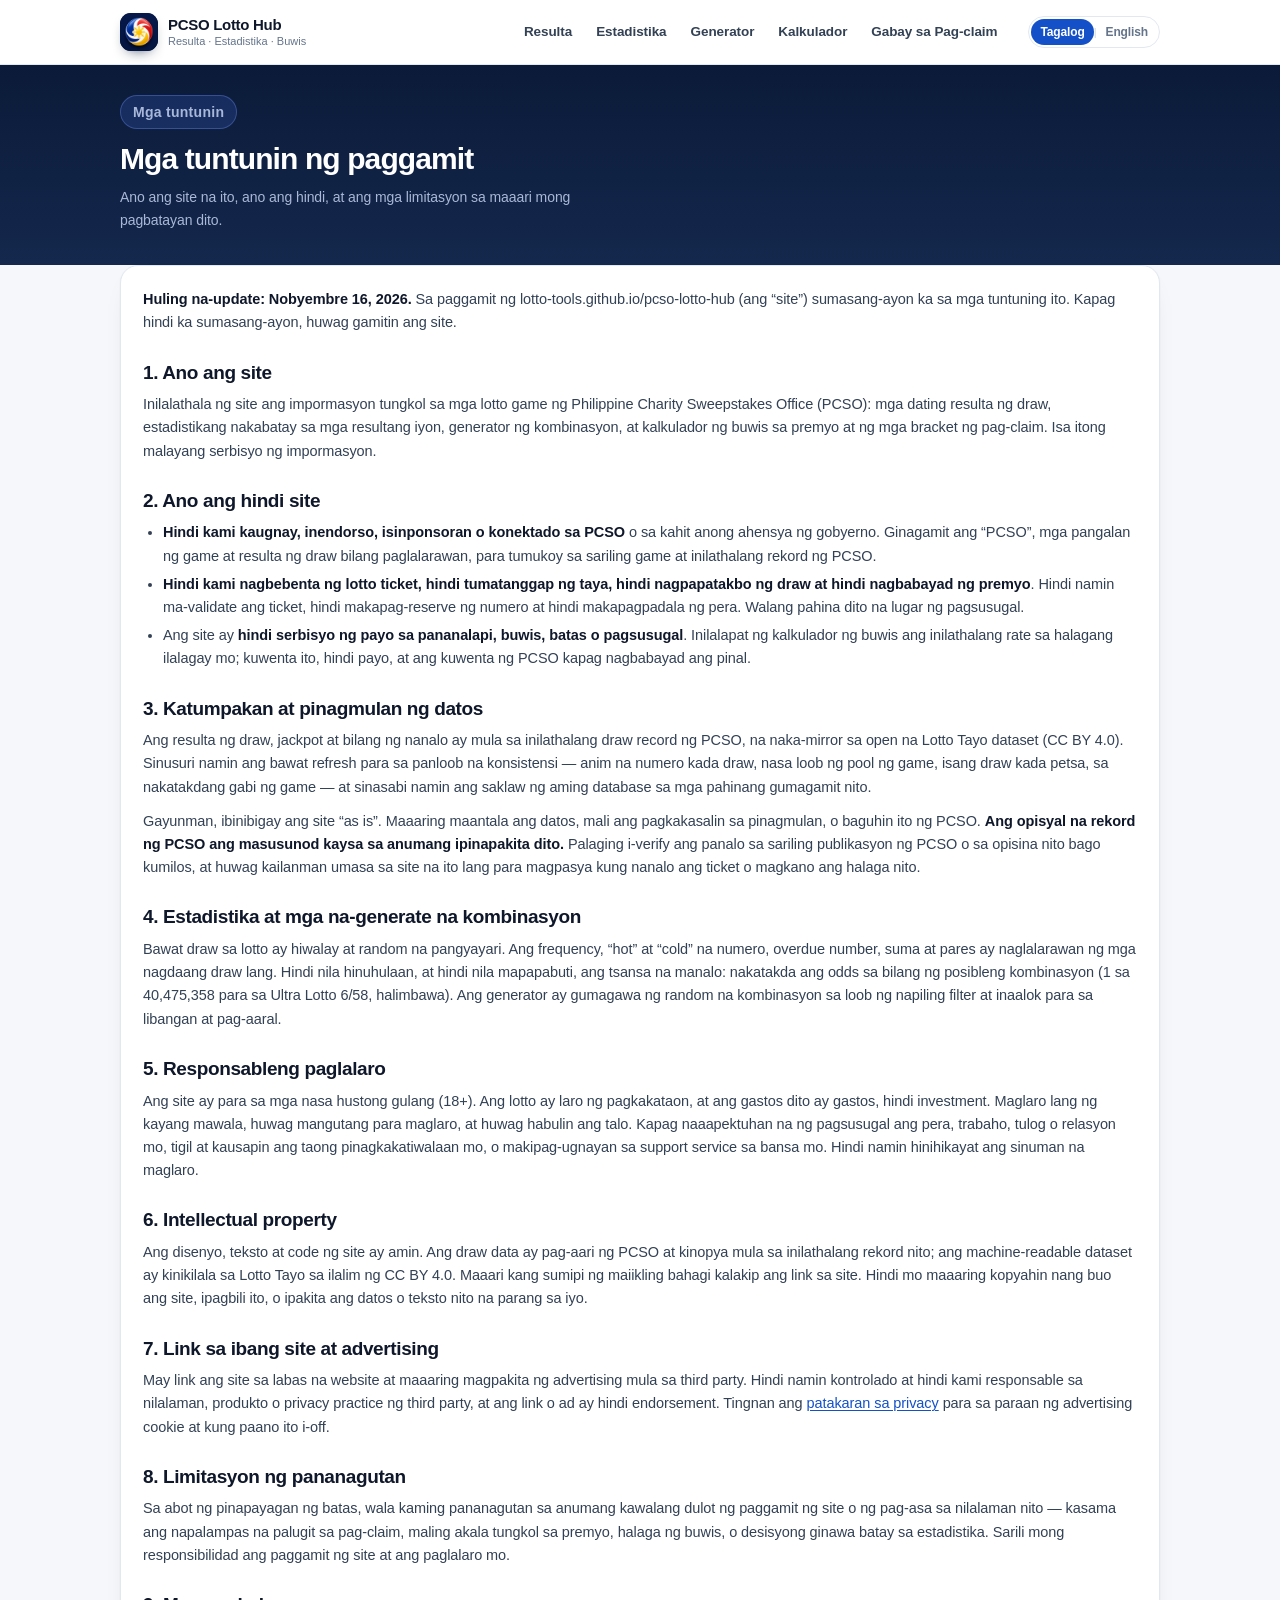
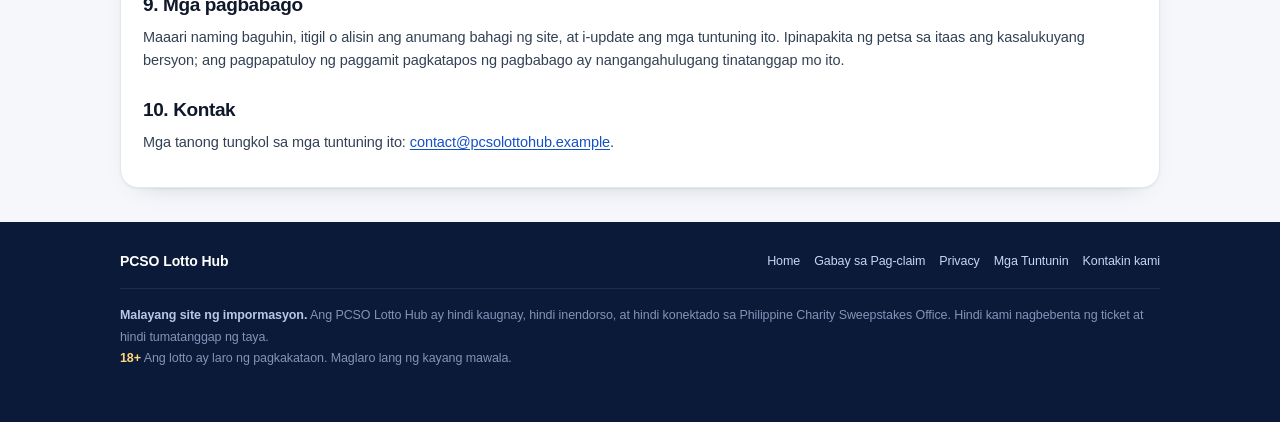
<file: terms.html>
<!DOCTYPE html>
<html lang="tl">
<head>
<meta charset="utf-8">
<meta name="viewport" content="width=device-width, initial-scale=1">
<title data-i18n="termsMeta.title">Mga Tuntunin ng Paggamit | PCSO Lotto Hub</title>
<meta name="description" content="Mga tuntunin ng paggamit ng PCSO Lotto Hub: malayang site ng impormasyon tungkol sa resulta, estadistika at patakaran ng premyo ng PCSO lotto. Walang benta ng ticket, walang serbisyo sa pagsusugal, walang kaugnayan sa PCSO." data-i18n="termsMeta.desc" data-i18n-attr="content">
<meta name="theme-color" content="#0b1a38">
<link rel="canonical" href="https://lotto-tools.github.io/pcso-lotto-hub/terms.html">
<meta property="og:type" content="website">
<meta property="og:site_name" content="PCSO Lotto Hub">
<meta property="og:title" content="Mga Tuntunin ng Paggamit | PCSO Lotto Hub" data-i18n="termsMeta.title" data-i18n-attr="content">
<meta property="og:url" content="https://lotto-tools.github.io/pcso-lotto-hub/terms.html">
<link rel="icon" href="assets/img/favicon.ico" sizes="16x16 32x32 48x48">
<link rel="icon" type="image/png" sizes="16x16" href="assets/img/favicon-16.png">
<link rel="icon" type="image/png" sizes="32x32" href="assets/img/favicon-32.png">
<link rel="icon" type="image/png" sizes="48x48" href="assets/img/favicon-48.png">
<link rel="apple-touch-icon" sizes="180x180" href="assets/img/apple-touch-icon.png">
<link rel="manifest" href="site.webmanifest">
<link rel="stylesheet" href="assets/css/style.css">
</head>
<body>

<header class="site-header">
  <div class="wrap header-inner">
    <a class="brand" href="index.html">
      <span class="brand-mark" aria-hidden="true"><img src="assets/img/logo.png" alt="" width="38" height="38" decoding="async"></span>
      <span class="brand-text">PCSO Lotto Hub<small data-i18n="nav.brandSub">Resulta · Estadistika · Buwis</small></span>
    </a>
    <nav class="site-nav" aria-label="Pangunahing menu">
      <a href="index.html#results" data-i18n="nav.results">Resulta</a>
      <a href="index.html#statistics" data-i18n="nav.stats">Estadistika</a>
      <a href="index.html#generator" data-i18n="nav.gen">Generator</a>
      <a href="index.html#tax" data-i18n="nav.tax">Kalkulador</a>
      <a href="guide.html" data-i18n="nav.guide">Gabay sa Pag-claim</a>
    </nav>
    <div class="lang-switch" id="langSwitch" role="group" aria-label="Wika / Language">
      <button type="button" data-lang="tl" aria-pressed="true">Tagalog</button><span aria-hidden="true">|</span><button type="button" data-lang="en" aria-pressed="false">English</button>
    </div>
  </div>
</header>

<section class="page-head">
  <div class="wrap">
    <p class="eyebrow" data-i18n="terms.eyebrow">Mga tuntunin</p>
    <h1 data-i18n="terms.h1">Mga tuntunin ng paggamit</h1>
    <p data-i18n="terms.lede">Ano ang site na ito, ano ang hindi, at ang mga limitasyon sa maaari mong pagbatayan dito.</p>
  </div>
</section>

<main class="wrap">
  <div class="card prose">
    <p data-i18n-html="terms.updated"><strong>Huling na-update: Nobyembre 16, 2026.</strong> Sa paggamit ng lotto-tools.github.io/pcso-lotto-hub (ang “site”) sumasang-ayon ka sa mga tuntuning ito. Kapag hindi ka sumasang-ayon, huwag gamitin ang site.</p>

    <h2 data-i18n="terms.s1h">1. Ano ang site</h2>
    <p data-i18n="terms.s1p">Inilalathala ng site ang impormasyon tungkol sa mga lotto game ng Philippine Charity Sweepstakes Office (PCSO): mga dating resulta ng draw, estadistikang nakabatay sa mga resultang iyon, generator ng kombinasyon, at kalkulador ng buwis sa premyo at ng mga bracket ng pag-claim. Isa itong malayang serbisyo ng impormasyon.</p>

    <h2 data-i18n="terms.s2h">2. Ano ang hindi site</h2>
    <ul>
      <li data-i18n-html="terms.s2l1"><strong>Hindi kami kaugnay, inendorso, isinponsoran o konektado sa PCSO</strong> o sa kahit anong ahensya ng gobyerno. Ginagamit ang “PCSO”, mga pangalan ng game at resulta ng draw bilang paglalarawan, para tumukoy sa sariling game at inilathalang rekord ng PCSO.</li>
      <li data-i18n-html="terms.s2l2"><strong>Hindi kami nagbebenta ng lotto ticket, hindi tumatanggap ng taya, hindi nagpapatakbo ng draw at hindi nagbabayad ng premyo</strong>. Hindi namin ma-validate ang ticket, hindi makapag-reserve ng numero at hindi makapagpadala ng pera. Walang pahina dito na lugar ng pagsusugal.</li>
      <li data-i18n-html="terms.s2l3">Ang site ay <strong>hindi serbisyo ng payo sa pananalapi, buwis, batas o pagsusugal</strong>. Inilalapat ng kalkulador ng buwis ang inilathalang rate sa halagang ilalagay mo; kuwenta ito, hindi payo, at ang kuwenta ng PCSO kapag nagbabayad ang pinal.</li>
    </ul>

    <h2 data-i18n="terms.s3h">3. Katumpakan at pinagmulan ng datos</h2>
    <p data-i18n="terms.s3p1">Ang resulta ng draw, jackpot at bilang ng nanalo ay mula sa inilathalang draw record ng PCSO, na naka-mirror sa open na Lotto Tayo dataset (CC BY 4.0). Sinusuri namin ang bawat refresh para sa panloob na konsistensi — anim na numero kada draw, nasa loob ng pool ng game, isang draw kada petsa, sa nakatakdang gabi ng game — at sinasabi namin ang saklaw ng aming database sa mga pahinang gumagamit nito.</p>
    <p data-i18n-html="terms.s3p2">Gayunman, ibinibigay ang site “as is”. Maaaring maantala ang datos, mali ang pagkakasalin sa pinagmulan, o baguhin ito ng PCSO. <strong>Ang opisyal na rekord ng PCSO ang masusunod kaysa sa anumang ipinapakita dito.</strong> Palaging i-verify ang panalo sa sariling publikasyon ng PCSO o sa opisina nito bago kumilos, at huwag kailanman umasa sa site na ito lang para magpasya kung nanalo ang ticket o magkano ang halaga nito.</p>

    <h2 data-i18n="terms.s4h">4. Estadistika at mga na-generate na kombinasyon</h2>
    <p data-i18n="terms.s4p">Bawat draw sa lotto ay hiwalay at random na pangyayari. Ang frequency, “hot” at “cold” na numero, overdue number, suma at pares ay naglalarawan ng mga nagdaang draw lang. Hindi nila hinuhulaan, at hindi nila mapapabuti, ang tsansa na manalo: nakatakda ang odds sa bilang ng posibleng kombinasyon (1 sa 40,475,358 para sa Ultra Lotto 6/58, halimbawa). Ang generator ay gumagawa ng random na kombinasyon sa loob ng napiling filter at inaalok para sa libangan at pag-aaral.</p>

    <h2 data-i18n="terms.s5h">5. Responsableng paglalaro</h2>
    <p data-i18n="terms.s5p">Ang site ay para sa mga nasa hustong gulang (18+). Ang lotto ay laro ng pagkakataon, at ang gastos dito ay gastos, hindi investment. Maglaro lang ng kayang mawala, huwag mangutang para maglaro, at huwag habulin ang talo. Kapag naaapektuhan na ng pagsusugal ang pera, trabaho, tulog o relasyon mo, tigil at kausapin ang taong pinagkakatiwalaan mo, o makipag-ugnayan sa support service sa bansa mo. Hindi namin hinihikayat ang sinuman na maglaro.</p>

    <h2 data-i18n="terms.s6h">6. Intellectual property</h2>
    <p data-i18n="terms.s6p">Ang disenyo, teksto at code ng site ay amin. Ang draw data ay pag-aari ng PCSO at kinopya mula sa inilathalang rekord nito; ang machine-readable dataset ay kinikilala sa Lotto Tayo sa ilalim ng CC BY 4.0. Maaari kang sumipi ng maiikling bahagi kalakip ang link sa site. Hindi mo maaaring kopyahin nang buo ang site, ipagbili ito, o ipakita ang datos o teksto nito na parang sa iyo.</p>

    <h2 data-i18n="terms.s7h">7. Link sa ibang site at advertising</h2>
    <p data-i18n-html="terms.s7p">May link ang site sa labas na website at maaaring magpakita ng advertising mula sa third party. Hindi namin kontrolado at hindi kami responsable sa nilalaman, produkto o privacy practice ng third party, at ang link o ad ay hindi endorsement. Tingnan ang <a href="privacy.html">patakaran sa privacy</a> para sa paraan ng advertising cookie at kung paano ito i-off.</p>

    <h2 data-i18n="terms.s8h">8. Limitasyon ng pananagutan</h2>
    <p data-i18n="terms.s8p">Sa abot ng pinapayagan ng batas, wala kaming pananagutan sa anumang kawalang dulot ng paggamit ng site o ng pag-asa sa nilalaman nito — kasama ang napalampas na palugit sa pag-claim, maling akala tungkol sa premyo, halaga ng buwis, o desisyong ginawa batay sa estadistika. Sarili mong responsibilidad ang paggamit ng site at ang paglalaro mo.</p>

    <h2 data-i18n="terms.s9h">9. Mga pagbabago</h2>
    <p data-i18n="terms.s9p">Maaari naming baguhin, itigil o alisin ang anumang bahagi ng site, at i-update ang mga tuntuning ito. Ipinapakita ng petsa sa itaas ang kasalukuyang bersyon; ang pagpapatuloy ng paggamit pagkatapos ng pagbabago ay nangangahulugang tinatanggap mo ito.</p>

    <h2 data-i18n="terms.s10h">10. Kontak</h2>
    <p data-i18n-html="terms.s10p">Mga tanong tungkol sa mga tuntuning ito: <a href="mailto:contact@pcsolottohub.example">contact@pcsolottohub.example</a>.</p>
  </div>
</main>

<footer class="site-footer">
  <div class="wrap">
    <div class="footer-top">
      <span class="footer-brand">PCSO Lotto Hub</span>
      <nav class="footer-nav" aria-label="Footer">
        <a href="index.html" data-i18n="foot.home">Home</a>
        <a href="guide.html" data-i18n="foot.guide">Gabay sa Pag-claim</a>
        <a href="privacy.html" data-i18n="foot.privacy">Privacy</a>
        <a href="terms.html" data-i18n="foot.terms">Mga Tuntunin</a>
        <a href="mailto:contact@pcsolottohub.example" data-i18n="foot.contact">Kontakin kami</a>
      </nav>
    </div>
    <p class="footer-note" data-i18n-html="foot.note">
      <b>Malayang site ng impormasyon.</b> Ang PCSO Lotto Hub ay hindi kaugnay, hindi inendorso, at hindi konektado sa Philippine Charity Sweepstakes Office. Hindi kami nagbebenta ng ticket at hindi tumatanggap ng taya.<br>
      <span class="responsible">18+</span> Ang lotto ay laro ng pagkakataon. Maglaro lang ng kayang mawala.
    </p>
  </div>
</footer>

<script src="assets/js/i18n.js"></script>
</body>
</html>
</file>
<file: assets/css/style.css>
@charset "utf-8";
/* ==========================================================================
   PCSO Lotto Hub — shared styles (index, guide, privacy, terms)
   ========================================================================== */

:root {
  --ink: #0f172a;
  --ink-2: #334155;
  --muted: #64748b;
  --line: #e2e8f0;
  --line-soft: #f1f5f9;
  --bg: #f5f7fb;
  --card: #ffffff;
  --brand: #1450c8;
  --brand-2: #4a7dff;
  --brand-soft: #eaf0ff;
  --navy: #0b1a38;
  --navy-2: #17305e;
  --gold: #f2b200;
  --gold-soft: #fff5d6;
  --green: #059669;
  --green-soft: #e7f8f0;
  --red: #ce1126;
  --radius: 18px;
  --shadow: 0 1px 2px rgba(15, 23, 42, .05), 0 10px 26px -20px rgba(15, 23, 42, .35);
  --font: -apple-system, BlinkMacSystemFont, "Segoe UI", Roboto, "Helvetica Neue",
          Arial, "Noto Sans", "Noto Sans Tagalog", "Liberation Sans", FreeSans, sans-serif;
}

* { box-sizing: border-box; }

html { -webkit-text-size-adjust: 100%; scroll-behavior: smooth; }

body {
  margin: 0;
  font-family: var(--font);
  color: var(--ink);
  background: var(--bg);
  line-height: 1.6;
  letter-spacing: -.005em;
  overflow-wrap: break-word;
}

a { color: inherit; text-decoration: none; }
button { font-family: inherit; cursor: pointer; }
img { max-width: 100%; }
h1, h2, h3, h4 { line-height: 1.3; }

.wrap { width: 100%; max-width: 1080px; margin: 0 auto; padding: 0 20px; }

.sr-only {
  position: absolute; width: 1px; height: 1px; margin: -1px;
  padding: 0; overflow: hidden; clip: rect(0 0 0 0); white-space: nowrap; border: 0;
}

/* ---------- header ---------- */
.site-header {
  position: sticky; top: 0; z-index: 60;
  background: rgba(255, 255, 255, .97);
  backdrop-filter: saturate(180%) blur(14px);
  -webkit-backdrop-filter: saturate(180%) blur(14px);
  border-bottom: 1px solid var(--line);
}
.header-inner { display: flex; align-items: center; gap: 16px; height: 64px; }
.brand { display: flex; align-items: center; gap: 10px; flex: 0 0 auto; }
.brand-mark {
  width: 38px; height: 38px; border-radius: 11px; overflow: hidden;
  display: block; flex: 0 0 auto;
  background: var(--navy);
  box-shadow: 0 6px 14px -8px rgba(11, 26, 56, .9);
}
.brand-mark img { display: block; width: 100%; height: 100%; object-fit: cover; }
.brand-text { display: flex; flex-direction: column; line-height: 1.15; font-weight: 800; font-size: 15px; letter-spacing: -.02em; }
.brand-text small { font-weight: 500; font-size: 11px; color: var(--muted); letter-spacing: 0; margin-top: 2px; }
.site-nav { display: flex; gap: 2px; margin-left: auto; align-items: center; overflow-x: auto; scrollbar-width: none; }
.site-nav::-webkit-scrollbar { display: none; }
.site-nav a {
  white-space: nowrap; padding: 8px 11px; border-radius: 10px;
  font-size: 13.5px; font-weight: 600; color: var(--ink-2);
  transition: background .15s, color .15s;
}
.site-nav a:hover { background: var(--line-soft); color: var(--ink); }
.site-nav a.is-active { background: var(--brand-soft); color: var(--brand); }

/* ---------- language switch: [ Tagalog | English ] ---------- */
.lang-switch {
  display: inline-flex; align-items: center; flex: 0 0 auto;
  margin-left: 4px; padding: 2px;
  border: 1px solid var(--line); border-radius: 999px; background: #fff;
}
.lang-switch button {
  border: 0; background: transparent; cursor: pointer;
  padding: 4px 9px; border-radius: 999px; line-height: 1.5;
  font-size: 12px; font-weight: 700; color: var(--muted);
  letter-spacing: -.01em; transition: background .15s, color .15s;
}
.lang-switch button:hover { color: var(--ink); }
.lang-switch button.is-active { background: var(--brand); color: #fff; }
.lang-switch button:focus-visible { outline: 2px solid var(--brand-2); outline-offset: 1px; }
.lang-switch > span { color: #cbd5e1; font-size: 11px; line-height: 1; }

/* ---------- hero ---------- */
.hero {
  position: relative;
  color: #eaf0ff;
  background:
    radial-gradient(1100px 420px at 86% -14%, rgba(74, 125, 255, .42), transparent 62%),
    radial-gradient(800px 340px at 0% 0%, rgba(242, 178, 0, .16), transparent 60%),
    linear-gradient(180deg, #081530 0%, #10244a 64%, #0d1e3f 100%);
  padding: 30px 0 34px;
  overflow: hidden;
}
.hero-grid { display: grid; grid-template-columns: 1.02fr .98fr; gap: 26px; align-items: center; }
.eyebrow {
  display: inline-flex; align-items: center; gap: 8px;
  font-size: 12px; font-weight: 700; letter-spacing: .02em;
  color: #c3d3ff; background: rgba(74, 125, 255, .18);
  border: 1px solid rgba(122, 152, 255, .32);
  padding: 5px 12px; border-radius: 999px; margin: 0 0 12px;
}
.live-dot {
  width: 7px; height: 7px; border-radius: 50%; background: #4ade80;
  box-shadow: 0 0 0 4px rgba(74, 222, 128, .18);
}
.hero h1 {
  margin: 0 0 10px; font-size: clamp(24px, 3.4vw, 34px);
  line-height: 1.3; letter-spacing: -.03em; font-weight: 800; color: #fff;
}
.hero-sub { margin: 0; color: #a3b3d6; font-size: 14px; max-width: 48ch; }
.hero-badges { display: flex; flex-wrap: wrap; gap: 7px; margin-top: 16px; }
.hero-badges span {
  font-size: 11.5px; font-weight: 600; color: #c8d5ff;
  background: rgba(255, 255, 255, .06); border: 1px solid rgba(255, 255, 255, .1);
  padding: 5px 9px; border-radius: 8px;
}

.hero-card {
  background: linear-gradient(180deg, rgba(255, 255, 255, .1), rgba(255, 255, 255, .04));
  border: 1px solid rgba(255, 255, 255, .14);
  border-radius: 22px; padding: 18px 18px 16px;
  box-shadow: 0 26px 60px -34px rgba(0, 0, 0, .9);
  backdrop-filter: blur(6px);
}
.hero-card-top { display: flex; align-items: baseline; justify-content: space-between; gap: 10px; margin-bottom: 12px; }
.hero-round { font-size: 14.5px; font-weight: 800; color: #fff; letter-spacing: -.02em; }
.hero-round em { font-style: normal; color: #8fa8e8; font-weight: 600; font-size: 12px; margin-left: 8px; }
.hero-balls { display: flex; align-items: center; gap: 8px; flex-wrap: wrap; }
.hero-prize { display: grid; grid-template-columns: 1fr 1fr; gap: 9px; margin-top: 16px; }
.hero-prize div { background: rgba(5, 11, 24, .48); border: 1px solid rgba(255, 255, 255, .08); border-radius: 12px; padding: 9px 11px; }
.hero-prize dt { font-size: 11px; color: #93a4c9; margin: 0 0 3px; font-weight: 600; }
.hero-prize dd { margin: 0; font-size: 15px; font-weight: 800; color: #fff; letter-spacing: -.02em; font-variant-numeric: tabular-nums; }
.hero-prize dd .unit { font-size: 11.5px; font-weight: 600; color: #a8b7d8; }
.hero-prize .accent { color: #7ff0bd; }
.hero-foot { margin-top: 12px; font-size: 11.5px; color: #8fa1c6; display: flex; justify-content: space-between; gap: 10px; flex-wrap: wrap; }
.hero-video { margin: 12px 0 0; }
.hero-video a {
  display: inline-flex; align-items: center; gap: 6px;
  font-size: 12px; font-weight: 700; color: #d5e3ff; text-decoration: none;
  background: rgba(74, 125, 255, .18); border: 1px solid rgba(140, 180, 255, .34);
  border-radius: 999px; padding: 6px 12px;
}
.hero-video a:hover { background: rgba(74, 125, 255, .32); color: #fff; }
.hero-video a span { font-size: 10px; color: #8fd0ff; }

/* ---------- balls ---------- */
.ball {
  --size: 40px;
  width: var(--size); height: var(--size); flex: 0 0 auto;
  border-radius: 50%; display: inline-grid; place-items: center;
  font-weight: 800; font-size: calc(var(--size) * .4); letter-spacing: -.03em;
  color: #fff; font-variant-numeric: tabular-nums;
  box-shadow: inset 0 -3px 6px rgba(0, 0, 0, .16), inset 0 2px 3px rgba(255, 255, 255, .45), 0 2px 6px rgba(15, 23, 42, .12);
}
.ball.t1 { background: linear-gradient(180deg, #ffdd6b, #f2b200); color: #4b3500; }
.ball.t2 { background: linear-gradient(180deg, #86c8ff, #2f8fe0); color: #062f4f; }
.ball.t3 { background: linear-gradient(180deg, #ff9d9d, #e04b4b); color: #fff; }
.ball.t4 { background: linear-gradient(180deg, #c4cbd6, #98a2b3); color: #fff; }
.ball.t5 { background: linear-gradient(180deg, #7fe0b0, #12a866); color: #04361f; }
.ball--sm { --size: 32px; }
.ball--xs { --size: 27px; }
.ball--lg { --size: 50px; }
.ball.is-dim { opacity: .26; }
.balls-row { display: flex; align-items: center; gap: 7px; flex-wrap: wrap; }

/* ---------- game switcher ---------- */
.gamebar {
  position: sticky; top: 64px; z-index: 58;
  background: rgba(255, 255, 255, .98);
  backdrop-filter: blur(10px);
  border-bottom: 1px solid var(--line);
}
.gamebar-inner {
  display: flex; gap: 6px; overflow-x: auto; scrollbar-width: none;
  padding: 9px 20px;
}
.gamebar-inner::-webkit-scrollbar { display: none; }
.game-pill {
  flex: 0 0 auto; display: flex; flex-direction: column; align-items: flex-start;
  gap: 1px; border: 1px solid var(--line); background: #fff; color: var(--ink-2);
  border-radius: 11px; padding: 6px 12px; transition: .15s; text-align: left;
}
.game-pill b { font-size: 13.5px; font-weight: 800; letter-spacing: -.02em; }
.game-pill span { font-size: 11px; color: var(--muted); font-weight: 600; font-variant-numeric: tabular-nums; }
.game-pill:hover { border-color: #c3cddf; background: #fafbff; }
.game-pill.is-active { background: var(--navy); border-color: var(--navy); color: #fff; box-shadow: 0 10px 20px -14px rgba(11, 26, 56, .9); }
.game-pill.is-active span { color: #b9c9ea; }

/* ---------- tabs ---------- */
.tabbar { background: #fff; border-bottom: 1px solid var(--line); }
.tabbar-inner { display: flex; gap: 4px; overflow-x: auto; scrollbar-width: none; padding: 8px 20px; }
.tabbar-inner::-webkit-scrollbar { display: none; }
.tab {
  border: 1px solid transparent; background: transparent; color: var(--ink-2);
  padding: 9px 14px; border-radius: 11px; font-size: 13.5px; font-weight: 700; white-space: nowrap;
  transition: .15s;
}
.tab:hover { background: var(--line-soft); }
.tab.is-active { background: var(--brand); color: #fff; box-shadow: 0 8px 18px -12px rgba(20, 80, 200, .9); }
.tab--guide { display: none; }

/* ---------- layout ---------- */
main { padding: 24px 0 10px; }
.panel[hidden] { display: none; }
.panel { animation: fade .2s ease; }
@keyframes fade { from { opacity: 0; transform: translateY(4px); } to { opacity: 1; transform: none; } }

.card {
  background: var(--card); border: 1px solid var(--line); border-radius: var(--radius);
  padding: 22px; box-shadow: var(--shadow);
}
.card + .card, .stack > * + * { margin-top: 16px; }
.grid-2 { display: grid; grid-template-columns: 1fr 1fr; gap: 16px; }
.grid-3 { display: grid; grid-template-columns: repeat(3, 1fr); gap: 16px; }
.grid-2 > .card, .grid-3 > .card { margin-top: 0; }
.split { display: grid; grid-template-columns: 1.1fr .9fr; gap: 16px; align-items: start; }

.section-head { display: flex; align-items: flex-end; justify-content: space-between; gap: 14px; margin: 24px 0 12px; }
.section-head:first-child { margin-top: 0; }
.section-head h2 { margin: 0; font-size: 19px; font-weight: 800; letter-spacing: -.02em; }
.section-head p { margin: 4px 0 0; font-size: 13px; color: var(--muted); }
h2.card-title { margin: 0 0 4px; font-size: 17px; font-weight: 800; letter-spacing: -.02em; }
h3.card-title { margin: 0 0 4px; font-size: 15px; font-weight: 800; letter-spacing: -.02em; }
.card-desc { margin: 0 0 14px; font-size: 13px; color: var(--muted); }
.divider { height: 1px; background: var(--line-soft); margin: 16px 0; }

/* ---------- latest draw ---------- */
.draw-head { display: flex; flex-wrap: wrap; align-items: center; justify-content: space-between; gap: 10px; margin-bottom: 14px; }
.draw-date { font-size: 20px; font-weight: 800; letter-spacing: -.02em; }
.draw-date span { font-size: 12.5px; font-weight: 600; color: var(--muted); margin-left: 8px; letter-spacing: 0; }
.draw-balls {
  display: flex; align-items: center; gap: 10px; flex-wrap: wrap; padding: 16px;
  border-radius: 14px; background: linear-gradient(180deg, #fbfcff, #f2f6ff);
  border: 1px solid var(--line-soft);
}
.draw-balls .ball { --size: 46px; }
.badge {
  display: inline-flex; align-items: center; gap: 5px; font-size: 11.5px; font-weight: 700;
  padding: 4px 9px; border-radius: 999px; background: var(--line-soft); color: var(--ink-2);
}
.badge--gold { background: var(--gold-soft); color: #8a5c00; }
.badge--green { background: var(--green-soft); color: #047857; }
.badge--brand { background: var(--brand-soft); color: var(--brand); }

.stat-grid { display: grid; grid-template-columns: repeat(4, 1fr); gap: 10px; margin-top: 14px; }
.stat { background: #fbfcff; border: 1px solid var(--line-soft); border-radius: 12px; padding: 12px 13px; }
.stat dt { margin: 0 0 3px; font-size: 11.5px; color: var(--muted); font-weight: 600; }
.stat dd { margin: 0; font-size: 15px; font-weight: 800; letter-spacing: -.02em; font-variant-numeric: tabular-nums; }
.stat dd small { display: block; font-size: 11px; font-weight: 600; color: var(--muted); letter-spacing: 0; margin-top: 2px; }
.stat.is-key { background: linear-gradient(180deg, #eef4ff, #f7faff); border-color: #dbe6ff; }
.stat.is-key dd { color: var(--brand); }

/* ---------- tables ---------- */
.table-scroll { overflow-x: auto; -webkit-overflow-scrolling: touch; }
table.data { width: 100%; border-collapse: collapse; font-size: 13px; }
table.data th, table.data td { padding: 9px 8px; border-bottom: 1px solid var(--line-soft); text-align: right; vertical-align: middle; }
table.data th:first-child, table.data td:first-child { text-align: left; }
table.data thead th { font-size: 11.5px; color: var(--muted); font-weight: 700; border-bottom: 1px solid var(--line); background: #fbfcff; white-space: nowrap; }
table.data tbody tr:last-child td { border-bottom: 0; }
table.data td.num { font-variant-numeric: tabular-nums; font-weight: 600; }
table.data tr.is-high td { background: #f8faff; }
table.data td .balls-row { gap: 4px; justify-content: flex-end; flex-wrap: nowrap; }
table.data td .ball { --size: 26px; font-size: 10.5px; }

/* ---------- YouTube draw videos ---------- */
.video-row { display: flex; flex-wrap: wrap; align-items: center; gap: 8px; margin-top: 14px; }
.video-row:empty { display: none; }
a.video-link {
  display: inline-flex; align-items: center; gap: 5px; white-space: nowrap;
  color: var(--brand); font-size: 12px; font-weight: 700; text-decoration: none;
  border-bottom: 1px solid rgba(20, 80, 200, .28); padding-bottom: 1px;
}
a.video-link:hover { color: #0f3fa3; border-bottom-color: #0f3fa3; }
table.data td.video-cell { text-align: right; white-space: nowrap; }
.table-note { margin: 10px 0 0; font-size: 12px; color: var(--muted); }

/* ---------- controls ---------- */
.lookup { display: flex; gap: 8px; align-items: center; flex-wrap: wrap; }
input[type="date"].input, input[type="number"].input, input.input, select.input {
  padding: 10px 12px; border: 1px solid var(--line); border-radius: 11px;
  font-size: 14px; font-weight: 600; font-family: inherit; color: var(--ink);
  font-variant-numeric: tabular-nums; background: #fff; min-width: 0;
}
input.input:focus, select.input:focus, .amount-box:focus-within { outline: none; border-color: var(--brand); box-shadow: 0 0 0 3px rgba(20, 80, 200, .14); }
.btn {
  border: 1px solid var(--line); background: #fff; color: var(--ink);
  padding: 10px 14px; border-radius: 11px; font-size: 13px; font-weight: 700;
  transition: .15s; white-space: nowrap;
}
.btn:hover { border-color: #c3cddf; background: #fafbff; }
.btn:active { transform: translateY(1px); }
.btn--primary { background: var(--brand); border-color: var(--brand); color: #fff; box-shadow: 0 10px 22px -14px rgba(20, 80, 200, .9); }
.btn--primary:hover { background: #0f3fa3; border-color: #0f3fa3; color: #fff; }
.btn--dark { background: var(--ink); border-color: var(--ink); color: #fff; }
.btn--dark:hover { background: #000; border-color: #000; color: #fff; }
.btn--ghost { background: transparent; }
.btn--sm { padding: 7px 11px; font-size: 12px; border-radius: 9px; }
.btn:disabled { opacity: .45; cursor: not-allowed; }

.segmented { display: inline-flex; background: var(--line-soft); border-radius: 12px; padding: 4px; gap: 2px; flex-wrap: wrap; }
.segmented button {
  border: 0; background: transparent; padding: 8px 12px; border-radius: 9px;
  font-size: 12.5px; font-weight: 700; color: var(--muted);
}
.segmented button.is-active { background: #fff; color: var(--ink); box-shadow: 0 2px 8px rgba(15, 23, 42, .08); }

/* ---------- statistics ---------- */
.chip-row { display: flex; flex-wrap: wrap; gap: 7px; }
.chip {
  display: inline-flex; align-items: center; gap: 6px;
  background: #fbfcff; border: 1px solid var(--line-soft); border-radius: 10px;
  padding: 6px 10px; font-size: 12px; font-weight: 600; color: var(--ink-2);
}
.chip b { color: var(--ink); font-weight: 800; font-variant-numeric: tabular-nums; }
.chip.hot { background: #fff6f2; border-color: #ffe2d6; }
.chip.cold { background: #eef5ff; border-color: #dbe9ff; }
.chip.overdue { background: #fffaf0; border-color: #fdebc4; }

.heatmap { display: grid; grid-template-columns: repeat(var(--cols, 9), minmax(0, 1fr)); gap: 6px; }
.hm {
  border-radius: 10px; padding: 8px 2px 7px; text-align: center;
  border: 1px solid rgba(15, 23, 42, .05);
  display: flex; flex-direction: column; gap: 0; align-items: center;
  transition: transform .12s;
}
.hm:hover { transform: translateY(-1px); }
.hm b { font-size: 13px; font-weight: 800; letter-spacing: -.03em; }
.hm span { font-size: 10px; font-weight: 700; opacity: .9; font-variant-numeric: tabular-nums; }

.ratio-row { display: grid; grid-template-columns: 116px 1fr 96px; align-items: center; gap: 9px; font-size: 12.5px; margin-bottom: 6px; }
.ratio-row .label { font-weight: 700; color: var(--ink-2); font-variant-numeric: tabular-nums; }
.ratio-row .bar { height: 9px; background: var(--line-soft); border-radius: 6px; overflow: hidden; }
.ratio-row .bar i { display: block; height: 100%; border-radius: 6px; background: linear-gradient(90deg, #4a7dff, #9cbaff); }
.ratio-row .bar i.warm { background: linear-gradient(90deg, #f2b200, #ffd97a); }
.ratio-row .val { text-align: right; color: var(--muted); font-variant-numeric: tabular-nums; font-weight: 600; }
.ratio-row .val b { color: var(--ink); }

.pair-grid { display: grid; grid-template-columns: repeat(2, 1fr); gap: 6px 18px; }
.pair-row { display: flex; align-items: center; gap: 8px; font-size: 12.5px; padding: 4px 0; border-bottom: 1px dashed var(--line-soft); }
.pair-row .p { font-weight: 800; font-variant-numeric: tabular-nums; }
.pair-row .c { margin-left: auto; color: var(--muted); font-weight: 700; font-variant-numeric: tabular-nums; }

/* ---------- generator ---------- */
.gen-layout { display: grid; grid-template-columns: 1.1fr .9fr; gap: 16px; align-items: start; }
.num-grid { display: grid; grid-template-columns: repeat(var(--cols, 10), minmax(0, 1fr)); gap: 6px; }
.num-btn {
  position: relative;
  border: 1px solid var(--line); background: #fff; color: var(--ink-2);
  border-radius: 9px; padding: 8px 0; font-size: 13px; font-weight: 800;
  font-variant-numeric: tabular-nums; transition: .12s;
}
.num-btn:hover { border-color: #b9c4d8; background: #fafbff; }
.num-btn.is-fixed { background: var(--ink); color: #fff; border-color: var(--ink); }
.num-btn.is-excluded { background: #f1f5f9; color: #94a3b8; text-decoration: line-through; border-style: dashed; }
.num-btn.is-fixed::after {
  content: "IN"; position: absolute; top: -6px; left: 50%; transform: translateX(-50%);
  font-size: 8px; font-weight: 800; background: var(--brand); color: #fff;
  padding: 0 4px; border-radius: 4px; letter-spacing: .02em; line-height: 1.5;
}
.hm { cursor: default; }

.field { margin-bottom: 16px; }
.field:last-child { margin-bottom: 0; }
.field-label { display: flex; align-items: center; justify-content: space-between; gap: 10px; margin-bottom: 7px; flex-wrap: wrap; }
.field-label strong { font-size: 13px; font-weight: 800; }
.field-label span { font-size: 11.5px; color: var(--muted); }
.check-line { display: flex; align-items: center; gap: 9px; font-size: 13px; font-weight: 600; color: var(--ink-2); }
.check-line input { width: 17px; height: 17px; accent-color: var(--brand); }

.game-list { display: grid; gap: 10px; }
.game {
  border: 1px solid var(--line); border-radius: 14px; padding: 12px 14px; background: #fff;
}
.game-top { display: flex; align-items: center; gap: 12px; flex-wrap: wrap; }
.game-no { font-size: 11.5px; font-weight: 800; color: var(--muted); min-width: 30px; }
.game .balls-row { flex: 1 1 auto; gap: 6px; }
.game .btn { margin-left: auto; }
.match-line { margin-top: 9px; display: flex; flex-wrap: wrap; gap: 6px; align-items: center; font-size: 11.5px; color: var(--muted); }
.match-line .m { background: #f8fafc; border: 1px solid var(--line-soft); border-radius: 7px; padding: 3px 7px; font-weight: 700; color: var(--ink-2, #334155); font-variant-numeric: tabular-nums; }
.match-line .m.hit { background: var(--gold-soft); border-color: #fde8a8; color: #8a5c00; }
.hit-list { margin-top: 9px; display: grid; gap: 5px; max-height: 220px; overflow-y: auto; }
.hit { display: flex; align-items: center; gap: 8px; padding: 6px 9px; border-radius: 9px; background: #fbfcff; border: 1px solid var(--line-soft); font-size: 11.5px; }
.hit .r { font-weight: 800; color: var(--brand); min-width: 54px; }
.hit .d { color: var(--muted); min-width: 78px; font-variant-numeric: tabular-nums; }
.hit .p { margin-left: auto; color: var(--muted); font-variant-numeric: tabular-nums; }

.empty {
  border: 1px dashed var(--line); border-radius: 14px; padding: 26px 18px; text-align: center;
  color: var(--muted); font-size: 13px; background: #fbfcff;
}
.empty strong { display: block; color: var(--ink-2); font-size: 14px; margin-bottom: 4px; }

.check-list { list-style: none; margin: 0; padding: 0; font-size: 12.5px; color: var(--ink-2); }
.check-list li { position: relative; padding-left: 20px; margin-bottom: 9px; line-height: 1.6; }
.check-list li:last-child { margin-bottom: 0; }
.check-list li::before {
  content: "✓"; position: absolute; left: 0; top: 0; color: var(--green); font-weight: 800;
}
.check-list b { color: var(--ink); }

.notice { display: flex; gap: 9px; align-items: flex-start; font-size: 12.5px; color: var(--muted); background: #fbfcff; border: 1px solid var(--line-soft); border-radius: 12px; padding: 11px 13px; }
.notice b { color: var(--ink-2); }
.notice--warn { background: #fffaeb; border-color: #fdecc8; color: #7a5400; }
.notice--warn b { color: #6b4900; }

/* ---------- tax calculator ---------- */
.calc-layout { display: grid; grid-template-columns: 1fr 1fr; gap: 16px; align-items: start; }
.amount-box {
  display: flex; align-items: center; gap: 6px; border: 1px solid var(--line); border-radius: 14px;
  padding: 6px 14px; background: #fff;
}
.amount-box .peso { font-weight: 700; color: var(--muted); font-size: 20px; }
.amount-box input {
  flex: 1 1 auto; border: 0; outline: none; font-family: inherit; text-align: right;
  font-size: clamp(20px, 4.2vw, 27px); font-weight: 800; color: var(--ink); letter-spacing: -.03em;
  font-variant-numeric: tabular-nums; padding: 8px 0; background: transparent; min-width: 0;
}
.quick-row { display: flex; flex-wrap: wrap; gap: 6px; margin-top: 10px; }
.quick {
  border: 1px solid var(--line); background: #fff; border-radius: 999px; padding: 6px 11px;
  font-size: 11.5px; font-weight: 700; color: var(--ink-2);
}
.quick:hover { border-color: #c3cddf; background: #fafbff; }
.quick b { color: var(--brand); }

.result-hero {
  background: linear-gradient(145deg, #0b1a38, #1b3363);
  color: #fff; border-radius: 16px; padding: 18px;
}
.result-hero .label { font-size: 12px; color: #a7b6d9; font-weight: 600; }
.result-hero .value { font-size: clamp(24px, 5vw, 32px); font-weight: 800; letter-spacing: -.035em; color: #7ff0bd; margin: 2px 0 8px; font-variant-numeric: tabular-nums; overflow-wrap: anywhere; }
.result-hero .sub { font-size: 12.5px; color: #b6c5e6; }
.result-hero .sub b { color: #fff; font-variant-numeric: tabular-nums; }

.split-list { display: grid; gap: 0; margin-top: 12px; }
.split-row { display: flex; align-items: center; justify-content: space-between; gap: 10px; font-size: 13px; padding: 9px 0; border-bottom: 1px dashed var(--line); }
.split-row:last-child { border-bottom: 0; }
.split-row span { color: var(--muted); }
.split-row b { font-weight: 800; font-variant-numeric: tabular-nums; }
.split-row.is-net b { color: var(--brand); }

.claim-card { border: 1px solid var(--line); border-radius: 14px; padding: 15px 16px; background: #fbfcff; }
.claim-card .tier { font-size: 11.5px; font-weight: 800; color: var(--brand); letter-spacing: .01em; }
.claim-card .where { margin: 5px 0 10px; font-size: 13.5px; font-weight: 700; color: var(--ink); }
.claim-card ul { margin: 0; padding-left: 18px; font-size: 12.5px; color: var(--ink-2); }
.claim-card li { margin-bottom: 4px; }
.tier-table { width: 100%; border-collapse: collapse; font-size: 12.5px; margin-top: 4px; }
.tier-table th, .tier-table td { padding: 8px 6px; border-bottom: 1px solid var(--line-soft); text-align: left; vertical-align: top; }
.tier-table th { font-size: 11.5px; color: var(--muted); font-weight: 700; }
.tier-table td:first-child { font-weight: 700; white-space: nowrap; font-variant-numeric: tabular-nums; }
.tier-table tr.is-active td { background: var(--brand-soft); }
.tier-table tr:last-child td { border-bottom: 0; }

/* ---------- content pages ---------- */
.page-head { background: linear-gradient(180deg, #0b1a38, #14284d); color: #eaf0ff; padding: 30px 0 34px; }
.page-head .eyebrow { margin-bottom: 10px; }
.page-head h1 { margin: 0 0 8px; font-size: clamp(23px, 3.2vw, 30px); color: #fff; letter-spacing: -.03em; }
.page-head p { margin: 0; color: #a9b8d8; font-size: 14px; max-width: 62ch; }

.prose { font-size: 14.5px; color: var(--ink-2); }
.prose h2 { font-size: 19px; margin: 26px 0 8px; letter-spacing: -.02em; color: var(--ink); }
.prose h2:first-child { margin-top: 0; }
.prose h3 { font-size: 15.5px; margin: 20px 0 6px; letter-spacing: -.01em; color: var(--ink); }
.prose p { margin: 0 0 11px; }
.prose ul, .prose ol { margin: 0 0 13px; padding-left: 20px; }
.prose li { margin-bottom: 5px; }
.prose a { color: var(--brand); text-decoration: underline; text-underline-offset: 2px; }
.prose strong { color: var(--ink); }
.prose table { font-size: 13px; }

.toc { display: flex; flex-wrap: wrap; gap: 7px; margin: 0 0 18px; }
.toc a { font-size: 12.5px; font-weight: 700; color: var(--brand); background: var(--brand-soft); padding: 6px 10px; border-radius: 8px; text-decoration: none; }

.faq { display: grid; gap: 9px; }
.faq details { background: #fff; border: 1px solid var(--line); border-radius: 13px; padding: 13px 15px; }
.faq details[open] { border-color: #d3ddf5; box-shadow: var(--shadow); }
.faq summary { cursor: pointer; font-weight: 700; font-size: 14px; list-style: none; display: flex; gap: 8px; align-items: flex-start; }
.faq summary::-webkit-details-marker { display: none; }
.faq summary::before { content: "Q"; color: var(--brand); font-weight: 800; flex: 0 0 auto; }
.faq details p { margin: 8px 0 0 20px; font-size: 13.5px; color: var(--ink-2); }

.source-box { font-size: 12.5px; color: var(--muted); background: #fbfcff; border: 1px solid var(--line-soft); border-radius: 12px; padding: 12px 14px; }
.source-box b { color: var(--ink-2); }
.source-box a { color: var(--brand); text-decoration: underline; text-underline-offset: 2px; }

/* ---------- footer ---------- */
.site-footer { margin-top: 34px; padding: 28px 0 40px; background: #0b1a38; color: #93a4c9; font-size: 12.5px; }
.site-footer a { color: #c8d5f2; }
.site-footer a:hover { color: #fff; }
.footer-top { display: flex; flex-wrap: wrap; gap: 14px 22px; align-items: center; justify-content: space-between; padding-bottom: 16px; border-bottom: 1px solid rgba(255, 255, 255, .08); }
.footer-nav { display: flex; flex-wrap: wrap; gap: 14px; }
.footer-brand { font-weight: 800; color: #fff; font-size: 14px; }
.footer-note { margin-top: 16px; line-height: 1.7; color: #8294b8; }
.footer-note b { color: #b9c7e6; font-weight: 700; }
.responsible { display: inline-flex; align-items: center; gap: 6px; font-weight: 800; color: #ffd77a; }

/* ---------- responsive ---------- */
@media (max-width: 900px) {
  /* the tab bar repeats Results / Statistics / Generator / Calculator,
     so the header keeps only the claiming guide beside the language switch */
  .site-nav a { display: none; }
  .site-nav a[href$="guide.html"] {
    display: inline-flex; align-items: center; padding: 7px 11px; font-size: 13px;
    border: 1px solid var(--line); border-radius: 10px;
  }
  .hero-grid { grid-template-columns: minmax(0, 1fr); gap: 20px; }
  .gen-layout, .calc-layout, .split { grid-template-columns: minmax(0, 1fr); }
  .gen-layout > *, .calc-layout > *, .split > *, .grid-2 > *, .grid-3 > * { min-width: 0; }
  .stat-grid { grid-template-columns: repeat(2, 1fr); }
  .grid-3 { grid-template-columns: 1fr; }
  .pair-grid { grid-template-columns: 1fr; }
}

@media (max-width: 680px) {
  .wrap { padding: 0 14px; }
  .gamebar-inner, .tabbar-inner { padding-left: 14px; padding-right: 14px; }
  .header-inner { height: 58px; gap: 10px; }
  .brand-text small { display: none; }
  .lang-switch { margin-left: 0; padding: 1px; }
  .lang-switch button { padding: 4px 7px; font-size: 11.5px; }
  .site-nav { display: none; }
  .header-inner { justify-content: space-between; }
  .tab--guide { display: flex; grid-column: 1 / -1; align-items: center; justify-content: center;
    border-color: var(--line); background: #fff; }
  .hero { padding: 22px 0 26px; }
  .hero h1 { font-size: 23px; }
  .hero-sub { font-size: 13px; }
  .hero-card { padding: 15px; border-radius: 18px; }
  .hero-balls { gap: 6px; }
  .hero .ball { --size: 32px; }
  .hero-prize { gap: 8px; }
  .hero-prize dd { font-size: 14px; }
  .gamebar { top: 58px; }
  .game-pill { padding: 5px 10px; }
  .game-pill b { font-size: 12.5px; }
  .game-pill span { font-size: 10px; }
  .tabbar-inner { display: grid; grid-template-columns: 1fr 1fr; gap: 6px; overflow: visible; padding: 8px 14px; }
  .tab { padding: 9px 6px; font-size: 12.5px; text-align: center; white-space: normal; }
  main { padding: 16px 0 6px; }
  .card { padding: 16px; border-radius: 16px; }
  .grid-2 { grid-template-columns: 1fr; }
  .section-head { margin: 18px 0 10px; }
  .section-head h2 { font-size: 17px; }
  .draw-date { font-size: 18px; }
  .draw-balls { padding: 12px; gap: 7px; }
  .draw-balls .ball { --size: 38px; }
  .stat { padding: 10px; }
  .stat dd { font-size: 14px; }
  table.data { font-size: 12px; }
  table.data th, table.data td { padding: 7px 4px; }
  table.data td .ball { --size: 22px; font-size: 9px; }
  .segmented { display: flex; width: 100%; }
  .segmented button { flex: 1 1 auto; padding: 8px 4px; font-size: 11.5px; white-space: nowrap; }
  .num-grid { --cols: 7 !important; gap: 5px; }
  .num-btn { padding: 7px 0; font-size: 12px; }
  .heatmap { --cols: 6 !important; gap: 5px; }
  .hm b { font-size: 12px; }
  .hm span { font-size: 9px; }
  .game { padding: 11px; }
  .game .balls-row { gap: 5px; }
  .game .ball { --size: 29px; }
  .game .btn { width: 100%; margin-left: 0; }
  .hit .d { display: none; }
  .amount-box input { font-size: 21px; }
  .amount-box .peso { font-size: 17px; }
  .quick { padding: 6px 9px; font-size: 11px; }
  .result-hero { padding: 15px; }
  .result-hero .value { font-size: 23px; }
  .prose { font-size: 14px; }
  .footer-top { flex-direction: column; align-items: flex-start; }
  .ratio-row { grid-template-columns: 92px 1fr 76px; font-size: 11.5px; }
}

@media (max-width: 360px) {
  .brand-text { display: none; }
  .header-inner { gap: 8px; }
  .hero .ball { --size: 28px; }
  .hero-balls { gap: 5px; }
  .game-pill { padding: 5px 8px; }
  .tab { padding: 7px 9px; font-size: 12px; }
  .draw-balls .ball { --size: 34px; }
  .num-grid { --cols: 6 !important; }
  .stat dd { font-size: 13px; }
}

@media (prefers-reduced-motion: reduce) {
  * { animation: none !important; transition: none !important; scroll-behavior: auto !important; }
}

/* ==========================================================================
   Daily digit games — 3D Lotto (Swertres) and 2D Lotto (EZ2)
   ========================================================================== */
.gamebar-sep {
  flex: 0 0 auto; display: flex; align-items: center;
  align-self: stretch; margin: 0 2px 0 6px; padding-left: 10px;
  border-left: 1px solid var(--line);
  font-size: 10.5px; font-weight: 800; letter-spacing: .02em; color: var(--muted);
  white-space: nowrap;
}
.game-pill--daily b { color: var(--brand); }
.game-pill--daily span { color: var(--muted); }
.game-pill--daily.is-active b { color: #ffd97a; }
.game-pill--daily.is-active span { color: #b9c9ea; }

.digits-row { display: flex; align-items: center; gap: 7px; flex-wrap: wrap; }
.digit-tile {
  --size: 46px;
  width: var(--size); height: calc(var(--size) * 1.16); flex: 0 0 auto;
  border-radius: 12px; display: inline-grid; place-items: center;
  font-weight: 800; font-size: calc(var(--size) * .44); letter-spacing: -.02em;
  font-variant-numeric: tabular-nums; color: var(--navy);
  background: linear-gradient(180deg, #f7faff, #e3ebfb);
  border: 1px solid #d3ddf2;
  box-shadow: inset 0 -2px 4px rgba(15, 23, 42, .06), 0 2px 6px rgba(15, 23, 42, .08);
}
.digit-tile--lg { --size: 52px; }
.digit-tile--sm { --size: 38px; border-radius: 10px; }
.digit-tile--xs { --size: 27px; border-radius: 8px; }

.slot-grid { display: grid; grid-template-columns: repeat(3, minmax(0, 1fr)); gap: 10px; }
.slot-card {
  display: flex; flex-direction: column; gap: 8px;
  border: 1px solid var(--line); border-radius: 14px;
  background: #fbfcff; padding: 12px 13px;
}
.slot-head { display: flex; align-items: center; justify-content: space-between; gap: 8px; font-size: 13px; }
.slot-head b { font-size: 13.5px; font-weight: 800; letter-spacing: -.01em; }
.slot-card .table-note { margin: 0; }
.slot-card .video-row { margin-top: 0; }
.slot-line {
  display: grid; grid-template-columns: 56px auto minmax(0, 1fr);
  align-items: center; gap: 5px 8px;
  padding: 7px 0; border-top: 1px dashed var(--line-soft);
}
.slot-time { font-weight: 800; font-size: 12px; color: var(--ink-2); }
.slot-meta { justify-self: end; font-size: 11.5px; color: var(--muted); font-variant-numeric: tabular-nums; }
.slot-video { grid-column: 1 / -1; }

table.data.compact th, table.data.compact td { padding: 5px 4px; font-size: 11px; }
table.data.compact thead th { font-size: 10.5px; }
table.data.compact tbody th {
  text-align: left; white-space: nowrap; color: var(--ink-2);
  font-size: 11px; border-bottom: 1px solid var(--line-soft);
}
table.data .digits-row { flex-wrap: nowrap; gap: 4px; justify-content: flex-end; }

.num-grid--digits { --cols: 10; }
.num-grid--digits .num-btn.is-fixed::after { content: "✓"; }

@media (max-width: 680px) {
  .slot-grid { grid-template-columns: minmax(0, 1fr); }
  .gamebar-sep { padding-left: 7px; font-size: 10px; }
  .digit-tile { --size: 40px; }
  .digit-tile--sm { --size: 34px; }
  .digit-tile--xs { --size: 25px; }
  .num-grid--digits { --cols: 5 !important; }
  table.data.compact th, table.data.compact td { padding: 4px 3px; font-size: 10px; }
}
</file>
